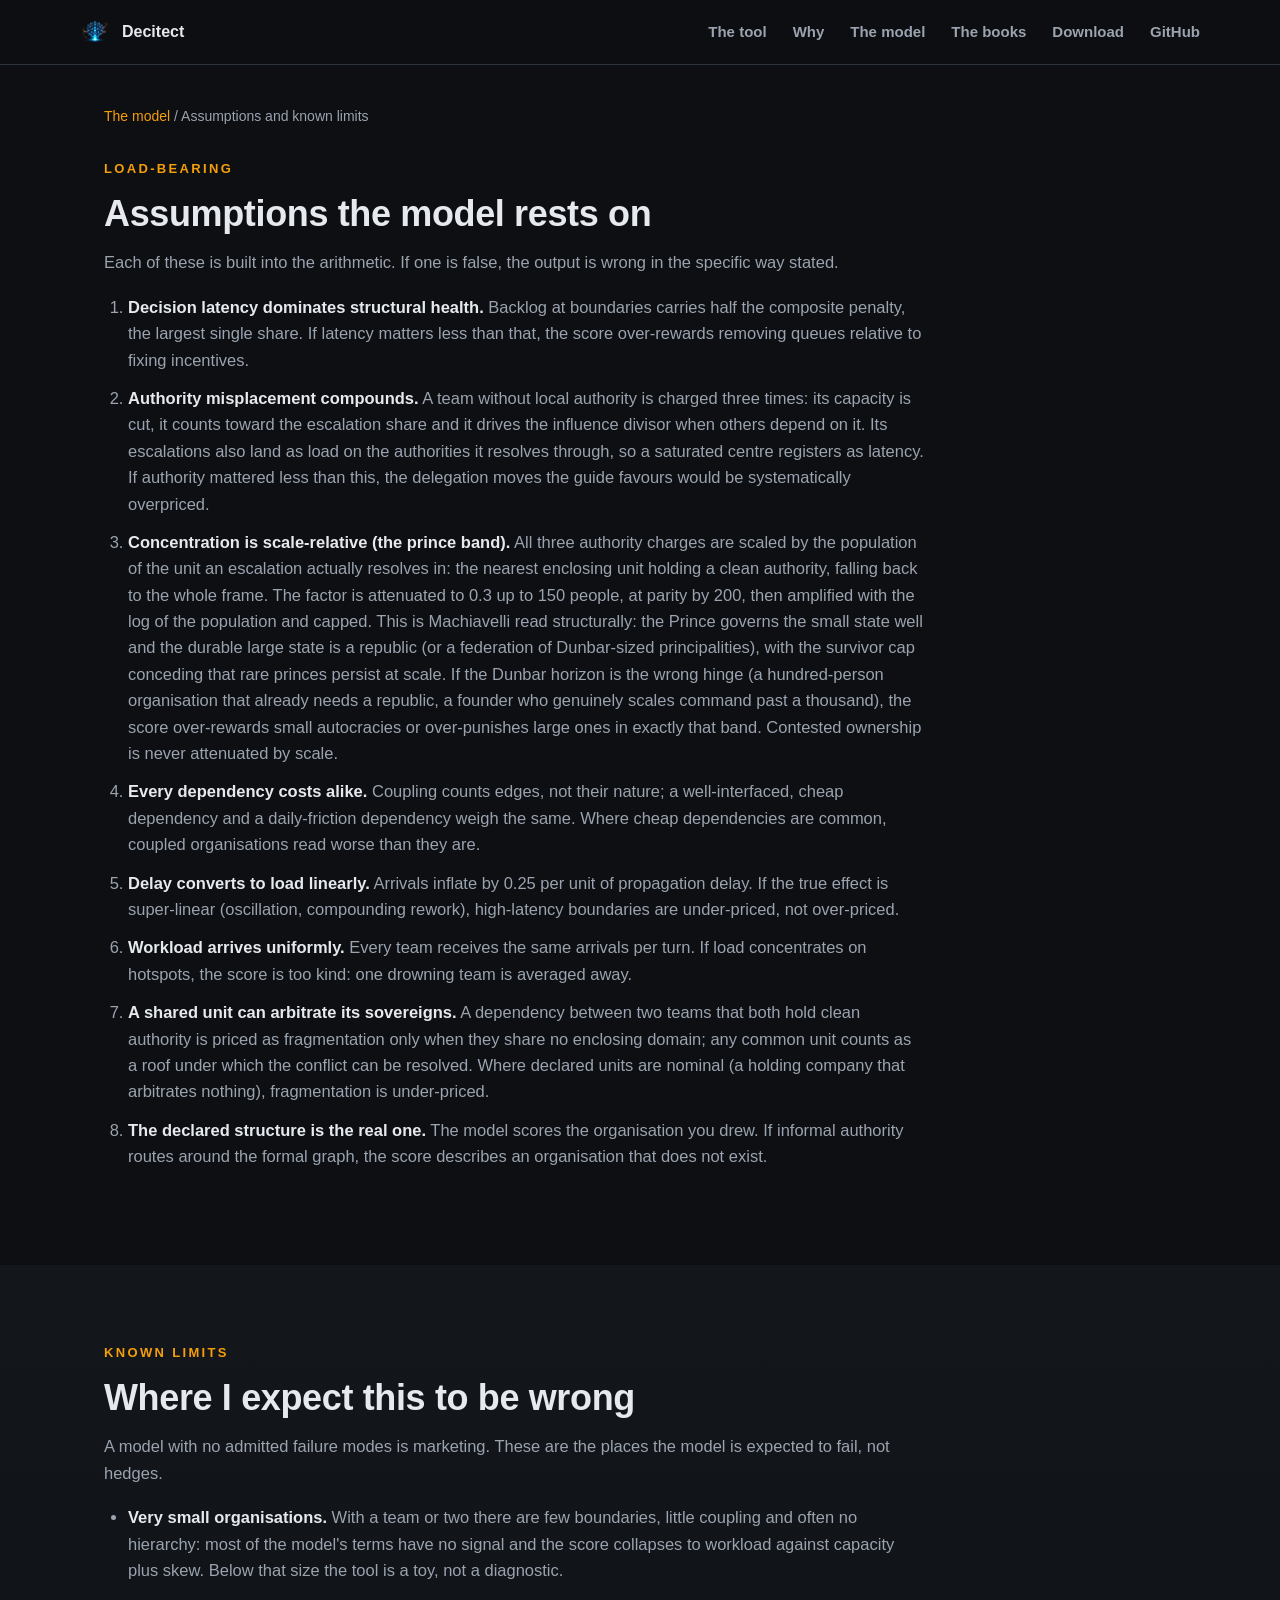
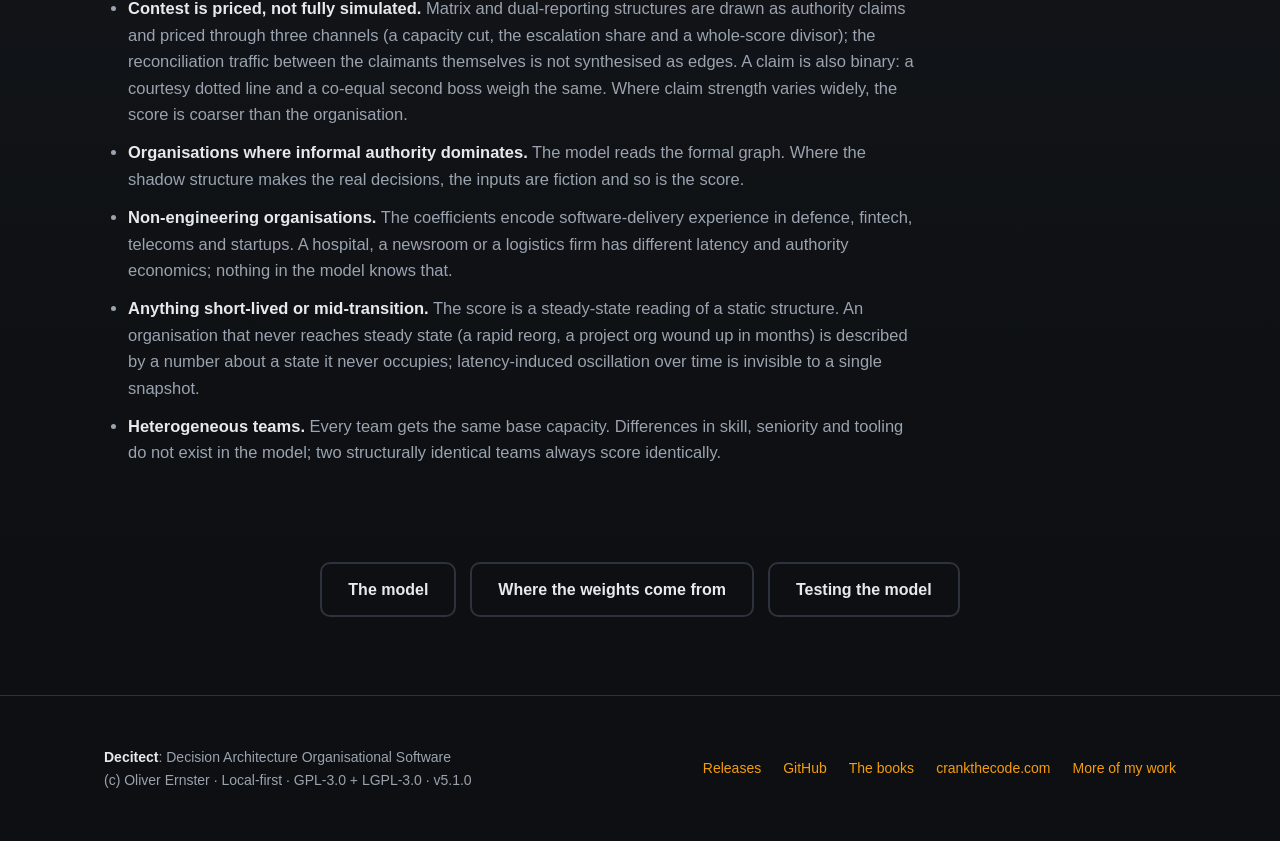
<file: docs/assumptions.html>
<!DOCTYPE html>
<html lang="en">
<head>
<meta charset="utf-8">
<meta name="viewport" content="width=device-width, initial-scale=1">
<title>Decitect's assumptions and known limits</title>
<meta name="description" content="The assumptions built into Decitect's arithmetic (each with the way the output is wrong if it is false) and the places the model is expected to fail.">
<meta name="author" content="Oliver Ernster">
<meta name="robots" content="index, follow">
<meta name="theme-color" content="#0d0f12">
<link rel="canonical" href="https://decitect.com/assumptions.html">
<meta property="og:locale" content="en_GB">
<meta property="og:type" content="website">
<meta property="og:site_name" content="Decitect">
<meta property="og:title" content="Decitect's assumptions and known limits">
<meta property="og:description" content="The assumptions built into Decitect's arithmetic (each with the way the output is wrong if it is false) and the places the model is expected to fail.">
<meta property="og:url" content="https://decitect.com/assumptions.html">
<meta property="og:image" content="https://decitect.com/assets/screenshots/play-board.png">
<meta property="og:image:width" content="3439">
<meta property="og:image:height" content="1389">
<meta property="og:image:alt" content="The Decitect board scoring an organisation&#x27;s structure">
<meta name="twitter:card" content="summary_large_image">
<meta name="twitter:title" content="Decitect's assumptions and known limits">
<meta name="twitter:description" content="The assumptions built into Decitect's arithmetic (each with the way the output is wrong if it is false) and the places the model is expected to fail.">
<meta name="twitter:image" content="https://decitect.com/assets/screenshots/play-board.png">
<meta name="twitter:image:alt" content="The Decitect board scoring an organisation&#x27;s structure">
<link rel="icon" type="image/png" href="assets/decitect.png">
<link rel="apple-touch-icon" href="assets/apple-touch-icon.png">
<link rel="manifest" href="site.webmanifest">
<link rel="stylesheet" href="styles.css?v=d6adc8a072">
<script type="application/ld+json">{"@context": "https://schema.org", "@type": "BreadcrumbList", "itemListElement": [{"@type": "ListItem", "position": 1, "name": "Decitect", "item": "https://decitect.com/"}, {"@type": "ListItem", "position": 2, "name": "The model", "item": "https://decitect.com/model.html"}, {"@type": "ListItem", "position": 3, "name": "Decitect's assumptions and known limits", "item": "https://decitect.com/assumptions.html"}]}</script>
<script>window.goatcounter = {path: function (p) { return location.host + p }}</script>
<script data-goatcounter="https://oernster.goatcounter.com/count" async src="https://gc.zgo.at/count.js"></script>
</head>
<body>
<header class="nav">
  <div class="container nav-inner">
    <a class="brand" href="./">
      <img width="256" height="256" src="assets/decitect.png" alt="Decitect icon">Decitect</a>
    <nav class="nav-links">
      <a href="tool.html">The tool</a>
      <a href="why.html">Why</a>
      <a href="model.html">The model</a>
      <a href="./#books">The books</a>
      <a href="download.html">Download</a>
      <a href="https://github.com/oernster/Decitect">GitHub</a>
    </nav>
  </div>
</header>
<main>
  <div class="container crumb">
    <a href="model.html">The model</a> <span aria-hidden="true">/</span> Assumptions and known limits
  </div>
  <section id="assumptions">
    <div class="container prose">
      <div class="eyebrow">Load-bearing</div>
      <h1 class="section-title">Assumptions the model rests on</h1>
      <p>Each of these is built into the arithmetic. If one is false, the output is wrong in the
        specific way stated.</p>
      <ol>
        <li><b>Decision latency dominates structural health.</b> Backlog at boundaries carries
          half the composite penalty, the largest single share. If latency matters less than
          that, the score over-rewards removing queues relative to fixing incentives.</li>
        <li><b>Authority misplacement compounds.</b> A team without local authority is charged
          three times: its capacity is cut, it counts toward the escalation share and it drives
          the influence divisor when others depend on it. Its escalations also land as load on
          the authorities it resolves through, so a saturated centre registers as latency. If
          authority mattered less than this, the delegation moves the guide favours would be
          systematically overpriced.</li>
        <li><b>Concentration is scale-relative (the prince band).</b> All three authority
          charges are scaled by the population of the unit an escalation actually resolves in:
          the nearest enclosing unit holding a clean authority, falling back to the whole frame.
          The factor is attenuated to 0.3 up to 150 people, at parity by 200, then amplified
          with the log of the population and capped. This is Machiavelli read structurally: the
          Prince governs the small state well and the durable large state is a republic (or a
          federation of Dunbar-sized principalities), with the survivor cap conceding that rare
          princes persist at scale. If the Dunbar horizon is the wrong hinge (a hundred-person
          organisation that already needs a republic, a founder who genuinely scales command
          past a thousand), the score over-rewards small autocracies or over-punishes large
          ones in exactly that band. Contested ownership is never attenuated by scale.</li>
        <li><b>Every dependency costs alike.</b> Coupling counts edges, not their nature; a
          well-interfaced, cheap dependency and a daily-friction dependency weigh the same. Where
          cheap dependencies are common, coupled organisations read worse than they are.</li>
        <li><b>Delay converts to load linearly.</b> Arrivals inflate by 0.25 per unit of
          propagation delay. If the true effect is super-linear (oscillation, compounding rework),
          high-latency boundaries are under-priced, not over-priced.</li>
        <li><b>Workload arrives uniformly.</b> Every team receives the same arrivals per turn. If
          load concentrates on hotspots, the score is too kind: one drowning team is averaged
          away.</li>
        <li><b>A shared unit can arbitrate its sovereigns.</b> A dependency between two teams
          that both hold clean authority is priced as fragmentation only when they share no
          enclosing domain; any common unit counts as a roof under which the conflict can be
          resolved. Where declared units are nominal (a holding company that arbitrates
          nothing), fragmentation is under-priced.</li>
        <li><b>The declared structure is the real one.</b> The model scores the organisation you
          drew. If informal authority routes around the formal graph, the score describes an
          organisation that does not exist.</li>
      </ol>
    </div>
  </section>
  <section id="wrong" class="alt">
    <div class="container prose">
      <div class="eyebrow">Known limits</div>
      <h2 class="section-title">Where I expect this to be wrong</h2>
      <p>A model with no admitted failure modes is marketing. These are the places the model is
        expected to fail, not hedges.</p>
      <ul>
        <li><b>Very small organisations.</b> With a team or two there are few boundaries, little
          coupling and often no hierarchy: most of the model's terms have no signal and the score
          collapses to workload against capacity plus skew. Below that size the tool is a toy, not
          a diagnostic.</li>
        <li><b>Contest is priced, not fully simulated.</b> Matrix and dual-reporting structures
          are drawn as authority claims and priced through three channels (a capacity cut, the
          escalation share and a whole-score divisor); the reconciliation traffic between the
          claimants themselves is not synthesised as edges. A claim is also binary: a courtesy
          dotted line and a co-equal second boss weigh the same. Where claim strength varies
          widely, the score is coarser than the organisation.</li>
        <li><b>Organisations where informal authority dominates.</b> The model reads the formal
          graph. Where the shadow structure makes the real decisions, the inputs are fiction and
          so is the score.</li>
        <li><b>Non-engineering organisations.</b> The coefficients encode software-delivery
          experience in defence, fintech, telecoms and startups. A hospital, a newsroom or a
          logistics firm has different latency and authority economics; nothing in the model knows
          that.</li>
        <li><b>Anything short-lived or mid-transition.</b> The score is a steady-state reading of
          a static structure. An organisation that never reaches steady state (a rapid reorg, a
          project org wound up in months) is described by a number about a state it never
          occupies; latency-induced oscillation over time is invisible to a single
          snapshot.</li>
        <li><b>Heterogeneous teams.</b> Every team gets the same base capacity. Differences in
          skill, seniority and tooling do not exist in the model; two structurally identical teams
          always score identically.</li>
      </ul>
    </div>
  </section>
  <section class="onward">
    <div class="container">
      <p class="onward-links">
        <a class="btn btn-ghost" href="model.html">The model</a>
        <a class="btn btn-ghost" href="weights.html">Where the weights come from</a>
        <a class="btn btn-ghost" href="testing.html">Testing the model</a>
      </p>
    </div>
  </section>
</main>
<footer>
  <div class="container footer-inner">
    <div>
      <strong>Decitect</strong>: Decision Architecture Organisational Software<br>
      (c) Oliver Ernster · Local-first · GPL-3.0 + LGPL-3.0 · v<!--VERSION-->5.1.0<!--/VERSION-->
    </div>
    <div class="footer-links">
      <a href="https://github.com/oernster/Decitect/releases">Releases</a>
      <a href="https://github.com/oernster/Decitect">GitHub</a>
      <a href="https://www.crankthecode.com/books">The books</a>
      <a href="https://www.crankthecode.com/">crankthecode.com</a>
      <a href="https://ernster.dev">More of my work</a>
    </div>
  </div>
</footer>
</body>
</html>
</file>
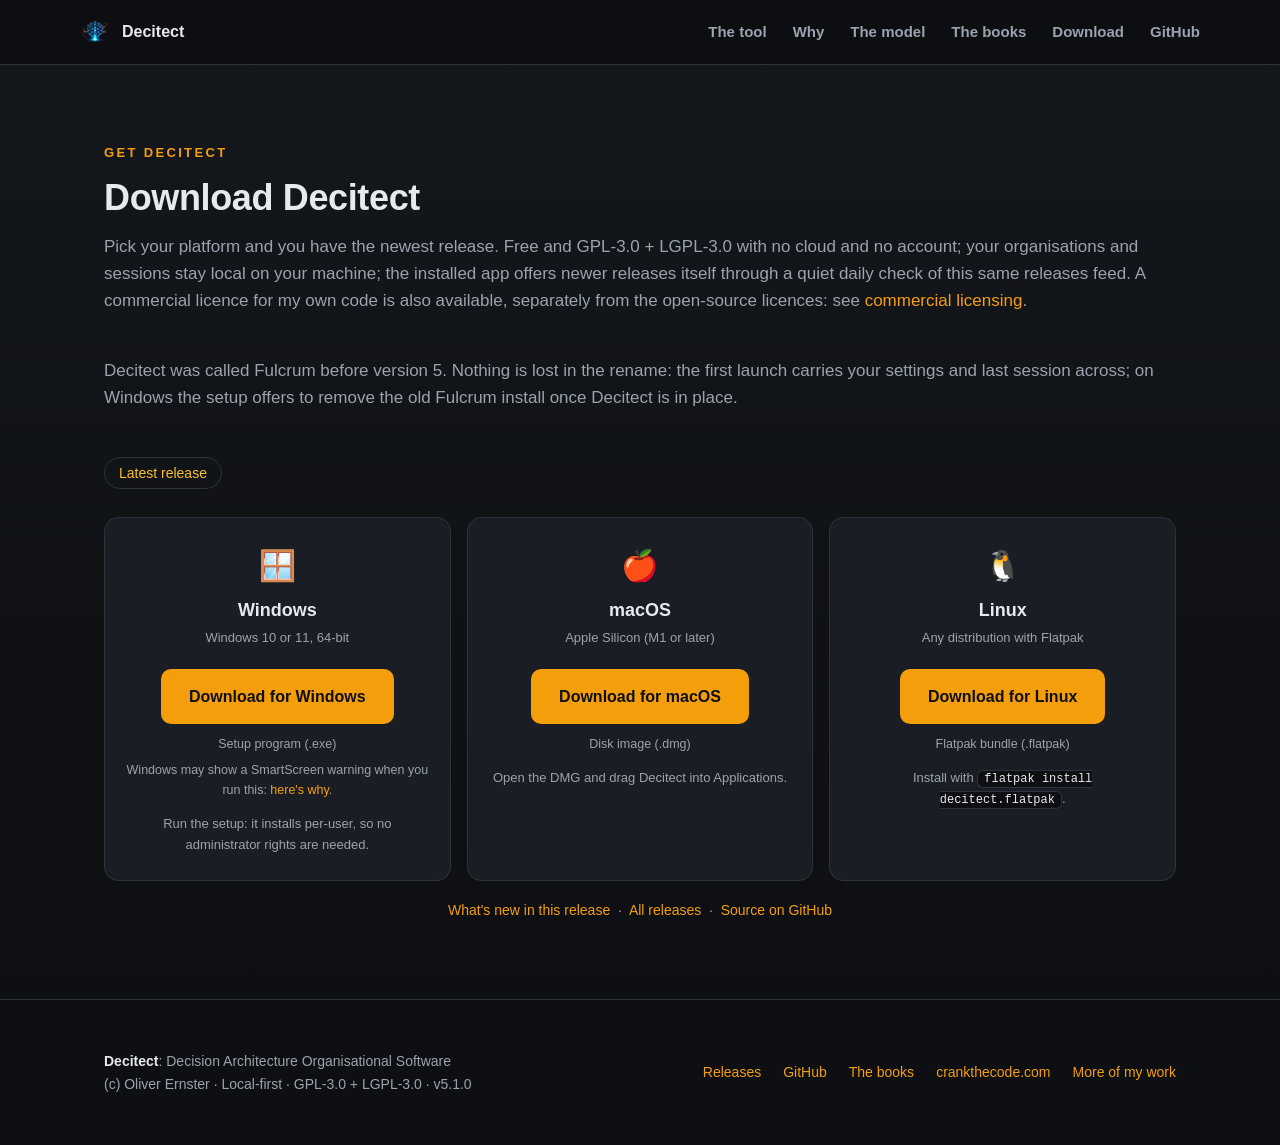
<file: docs/download.html>
<!DOCTYPE html>
<html lang="en">
<head>
<meta charset="utf-8">
<meta name="viewport" content="width=device-width, initial-scale=1">
<title>Download Decitect for Windows, macOS or Linux</title>
<meta name="description" content="Download Decitect free for Windows, macOS (Apple Silicon) or Linux. Local-first organisational design software: no cloud, no account, open source.">
<meta name="author" content="Oliver Ernster">
<meta name="robots" content="index, follow">
<meta name="theme-color" content="#0d0f12">
<link rel="canonical" href="https://decitect.com/download.html">
<meta property="og:locale" content="en_GB">
<meta property="og:type" content="website">
<meta property="og:site_name" content="Decitect">
<meta property="og:title" content="Download Decitect for Windows, macOS or Linux">
<meta property="og:description" content="Download Decitect free for Windows, macOS (Apple Silicon) or Linux. Local-first organisational design software: no cloud, no account, open source.">
<meta property="og:url" content="https://decitect.com/download.html">
<meta property="og:image" content="https://decitect.com/assets/screenshots/play-board.png">
<meta property="og:image:width" content="3439">
<meta property="og:image:height" content="1389">
<meta property="og:image:alt" content="The Decitect board scoring an organisation&#x27;s structure">
<meta name="twitter:card" content="summary_large_image">
<meta name="twitter:title" content="Download Decitect for Windows, macOS or Linux">
<meta name="twitter:description" content="Download Decitect free for Windows, macOS (Apple Silicon) or Linux. Local-first organisational design software: no cloud, no account, open source.">
<meta name="twitter:image" content="https://decitect.com/assets/screenshots/play-board.png">
<meta name="twitter:image:alt" content="The Decitect board scoring an organisation&#x27;s structure">
<link rel="icon" type="image/png" href="assets/decitect.png">
<link rel="apple-touch-icon" href="assets/apple-touch-icon.png">
<link rel="manifest" href="site.webmanifest">
<link rel="stylesheet" href="styles.css?v=d6adc8a072">
<script type="application/ld+json">{"@context": "https://schema.org", "@type": "BreadcrumbList", "itemListElement": [{"@type": "ListItem", "position": 1, "name": "Decitect", "item": "https://decitect.com/"}, {"@type": "ListItem", "position": 2, "name": "Download Decitect for Windows, macOS or Linux", "item": "https://decitect.com/download.html"}]}</script>
<script>window.goatcounter = {path: function (p) { return location.host + p }}</script>
<script data-goatcounter="https://oernster.goatcounter.com/count" async src="https://gc.zgo.at/count.js"></script>
</head>
<body>
<header class="nav">
  <div class="container nav-inner">
    <a class="brand" href="./">
      <img width="256" height="256" src="assets/decitect.png" alt="Decitect icon">Decitect</a>
    <nav class="nav-links">
      <a href="tool.html">The tool</a>
      <a href="why.html">Why</a>
      <a href="model.html">The model</a>
      <a href="./#books">The books</a>
      <a href="download.html">Download</a>
      <a href="https://github.com/oernster/Decitect">GitHub</a>
    </nav>
  </div>
</header>
<main>
  <section id="download" class="alt">
    <div class="container">
      <div class="eyebrow">Get Decitect</div>
      <h1 class="section-title">Download Decitect</h1>
      <p class="section-sub">Pick your platform and you have the newest release. Free and
        GPL-3.0 + LGPL-3.0 with no cloud and no account; your organisations and sessions stay
        local on your machine; the installed app offers newer releases itself through a
        quiet daily check of this same releases feed.
        A commercial licence for my own code is also available, separately from the open-source licences: see <a href="https://ernster.dev/commercial-licensing.html">commercial licensing</a>.</p>
      <p class="section-sub">Decitect was called Fulcrum before version 5. Nothing is lost
        in the rename: the first launch carries your settings and last session across; on
        Windows the setup offers to remove the old Fulcrum install once Decitect is in place.</p>
      <span class="dl-version" id="dl-version">Latest release</span>
      <div class="downloads">
        <div class="dl-card">
          <div class="ico">🪟</div>
          <h3>Windows</h3>
          <p class="req">Windows 10 or 11, 64-bit</p>
          <a class="btn btn-primary" href="https://github.com/oernster/Decitect/releases/latest/download/DecitectSetup.exe">
            Download for Windows</a>
          <p class="meta" data-asset="DecitectSetup.exe">Setup program (.exe)</p>
          <p class="meta">Windows may show a SmartScreen warning when you run this: <a href="https://ernster.dev/windows-smartscreen.html">here's why</a>.</p>
          <p class="how">Run the setup: it installs per-user, so no administrator rights are needed.</p>
        </div>
        <div class="dl-card">
          <div class="ico">🍎</div>
          <h3>macOS</h3>
          <p class="req">Apple Silicon (M1 or later)</p>
          <a class="btn btn-primary" href="https://github.com/oernster/Decitect/releases/latest/download/decitect.dmg">
            Download for macOS</a>
          <p class="meta" data-asset="decitect.dmg">Disk image (.dmg)</p>
          <p class="how">Open the DMG and drag Decitect into Applications.</p>
        </div>
        <div class="dl-card">
          <div class="ico">🐧</div>
          <h3>Linux</h3>
          <p class="req">Any distribution with Flatpak</p>
          <a class="btn btn-primary" href="https://github.com/oernster/Decitect/releases/latest/download/decitect.flatpak">
            Download for Linux</a>
          <p class="meta" data-asset="decitect.flatpak">Flatpak bundle (.flatpak)</p>
          <p class="how">Install with <code>flatpak install decitect.flatpak</code>.</p>
        </div>
      </div>
      <p class="dl-links">
        <a id="dl-whats-new" href="https://github.com/oernster/Decitect/releases/latest">What's new in this release</a>
        &nbsp;·&nbsp;
        <a href="https://github.com/oernster/Decitect/releases">All releases</a>
        &nbsp;·&nbsp;
        <a href="https://github.com/oernster/Decitect">Source on GitHub</a>
      </p>
    </div>
  </section>
</main>
<footer>
  <div class="container footer-inner">
    <div>
      <strong>Decitect</strong>: Decision Architecture Organisational Software<br>
      (c) Oliver Ernster · Local-first · GPL-3.0 + LGPL-3.0 · v<!--VERSION-->5.1.0<!--/VERSION-->
    </div>
    <div class="footer-links">
      <a href="https://github.com/oernster/Decitect/releases">Releases</a>
      <a href="https://github.com/oernster/Decitect">GitHub</a>
      <a href="https://www.crankthecode.com/books">The books</a>
      <a href="https://www.crankthecode.com/">crankthecode.com</a>
      <a href="https://ernster.dev">More of my work</a>
    </div>
  </div>
</footer>
<script>
    // The download buttons never go stale: each points at GitHub's releases/latest/download
    // redirect, which always serves the newest release's asset (the asset names are version-free
    // by design). This script only decorates the page with live details: the version chip and
    // each installer's size, fetched from the GitHub API. If the call fails
    // (offline, rate-limited), the static text above stands on its own.
    (function () {
        var api = 'https://api.github.com/repos/oernster/Decitect/releases/latest';
        fetch(api).then(function (r) {
            if (!r.ok) { throw new Error('release lookup failed'); }
            return r.json();
        }).then(function (rel) {
            var version = (rel.tag_name || '').replace(/^v/, '');
            if (version) {
                document.getElementById('dl-version').textContent = 'Version ' + version;
            }
            if (rel.html_url) {
                document.getElementById('dl-whats-new').href = rel.html_url;
            }
            (rel.assets || []).forEach(function (asset) {
                var meta = document.querySelector('[data-asset="' + asset.name + '"]');
                if (meta && asset.size) {
                    var mb = (asset.size / (1024 * 1024)).toFixed(1);
                    meta.textContent = meta.textContent + ' · ' + mb + ' MB';
                }
            });
        }).catch(function () { /* The static page already says everything essential. */ });
    })();
</script>
</body>
</html>
</file>
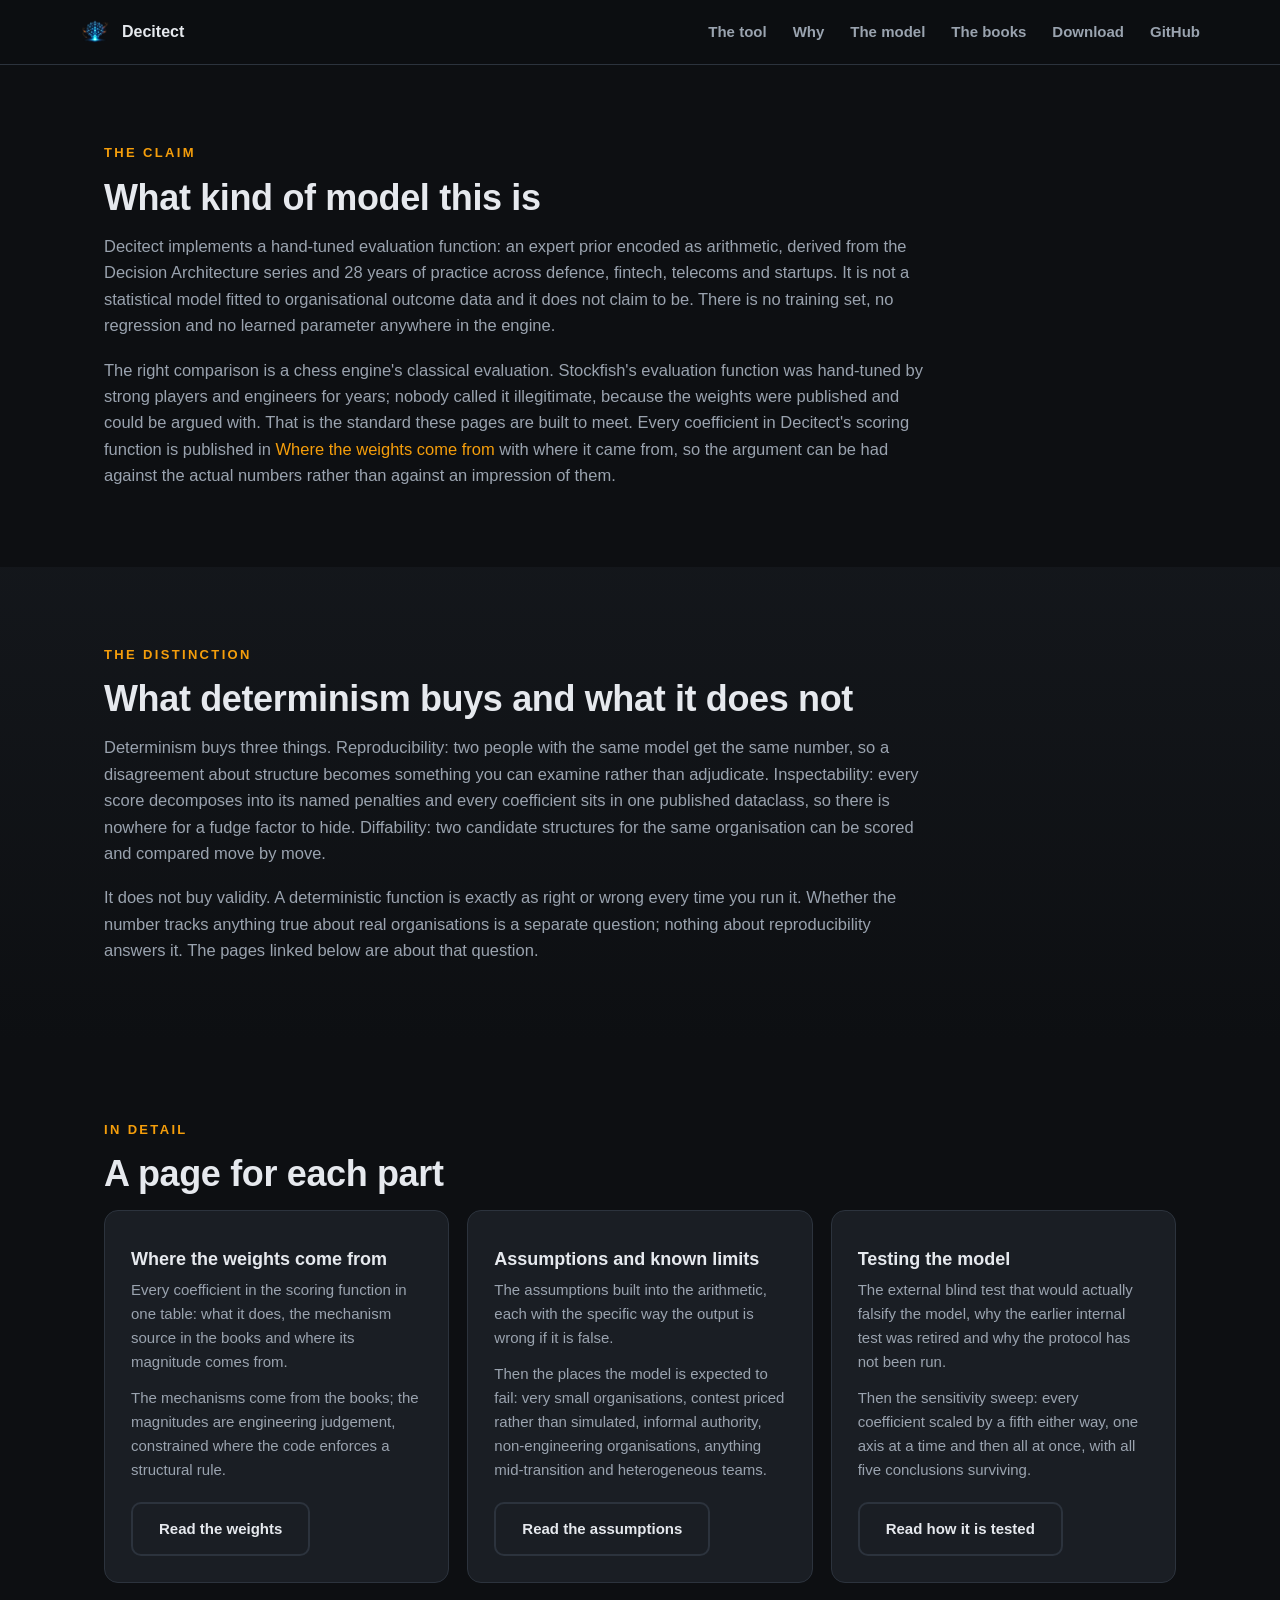
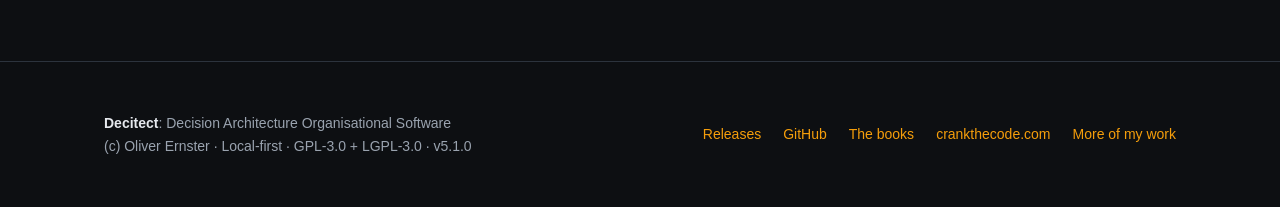
<file: docs/model.html>
<!DOCTYPE html>
<html lang="en">
<head>
<meta charset="utf-8">
<meta name="viewport" content="width=device-width, initial-scale=1">
<title>What grounds Decitect's score: the model explained</title>
<meta name="description" content="A hand-tuned evaluation function, not a fitted model: every coefficient published, what determinism buys and what it does not.">
<meta name="author" content="Oliver Ernster">
<meta name="robots" content="index, follow">
<meta name="theme-color" content="#0d0f12">
<link rel="canonical" href="https://decitect.com/model.html">
<meta property="og:locale" content="en_GB">
<meta property="og:type" content="website">
<meta property="og:site_name" content="Decitect">
<meta property="og:title" content="What grounds Decitect's score: the model explained">
<meta property="og:description" content="A hand-tuned evaluation function, not a fitted model: every coefficient published, what determinism buys and what it does not.">
<meta property="og:url" content="https://decitect.com/model.html">
<meta property="og:image" content="https://decitect.com/assets/screenshots/play-board.png">
<meta property="og:image:width" content="3439">
<meta property="og:image:height" content="1389">
<meta property="og:image:alt" content="The Decitect board scoring an organisation&#x27;s structure">
<meta name="twitter:card" content="summary_large_image">
<meta name="twitter:title" content="What grounds Decitect's score: the model explained">
<meta name="twitter:description" content="A hand-tuned evaluation function, not a fitted model: every coefficient published, what determinism buys and what it does not.">
<meta name="twitter:image" content="https://decitect.com/assets/screenshots/play-board.png">
<meta name="twitter:image:alt" content="The Decitect board scoring an organisation&#x27;s structure">
<link rel="icon" type="image/png" href="assets/decitect.png">
<link rel="apple-touch-icon" href="assets/apple-touch-icon.png">
<link rel="manifest" href="site.webmanifest">
<link rel="stylesheet" href="styles.css?v=d6adc8a072">
<script type="application/ld+json">{"@context": "https://schema.org", "@type": "BreadcrumbList", "itemListElement": [{"@type": "ListItem", "position": 1, "name": "Decitect", "item": "https://decitect.com/"}, {"@type": "ListItem", "position": 2, "name": "What grounds Decitect's score: the model explained", "item": "https://decitect.com/model.html"}]}</script>
<script>window.goatcounter = {path: function (p) { return location.host + p }}</script>
<script data-goatcounter="https://oernster.goatcounter.com/count" async src="https://gc.zgo.at/count.js"></script>
</head>
<body>
<header class="nav">
  <div class="container nav-inner">
    <a class="brand" href="./">
      <img width="256" height="256" src="assets/decitect.png" alt="Decitect icon">Decitect</a>
    <nav class="nav-links">
      <a href="tool.html">The tool</a>
      <a href="why.html">Why</a>
      <a href="model.html">The model</a>
      <a href="./#books">The books</a>
      <a href="download.html">Download</a>
      <a href="https://github.com/oernster/Decitect">GitHub</a>
    </nav>
  </div>
</header>
<main>
  <section id="kind">
    <div class="container prose">
      <div class="eyebrow">The claim</div>
      <h1 class="section-title">What kind of model this is</h1>
      <p>Decitect implements a hand-tuned evaluation function: an expert prior encoded as
        arithmetic, derived from the Decision Architecture series and 28 years of practice across
        defence, fintech, telecoms and startups. It is not a statistical model fitted to
        organisational outcome data and it does not claim to be. There is no training set, no
        regression and no learned parameter anywhere in the engine.</p>
      <p>The right comparison is a chess engine's classical evaluation. Stockfish's evaluation
        function was hand-tuned by strong players and engineers for years; nobody called it
        illegitimate, because the weights were published and could be argued with. That is the
        standard these pages are built to meet. Every coefficient in Decitect's scoring function is
        published in <a href="weights.html">Where the weights come from</a> with where it came from, so the argument can be had against the actual
        numbers rather than against an impression of them.</p>
    </div>
  </section>
  <section id="determinism" class="alt">
    <div class="container prose">
      <div class="eyebrow">The distinction</div>
      <h2 class="section-title">What determinism buys and what it does not</h2>
      <p>Determinism buys three things. Reproducibility: two people with the same model get the
        same number, so a disagreement about structure becomes something you can examine rather
        than adjudicate. Inspectability: every score decomposes into its named penalties and every
        coefficient sits in one published dataclass, so there is nowhere for a fudge factor to
        hide. Diffability: two candidate structures for the same organisation can be scored and
        compared move by move.</p>
      <p>It does not buy validity. A deterministic function is exactly as right or wrong every
        time you run it. Whether the number tracks anything true about real organisations is a
        separate question; nothing about reproducibility answers it. The pages linked
        below are about that question.</p>
    </div>
  </section>
  <section>
    <div class="container">
      <div class="eyebrow">In detail</div>
      <h2 class="section-title">A page for each part</h2>
      <div class="features gateways">
        <div class="feature card-link">
          <h3>Where the weights come from</h3>
          <p>Every coefficient in the scoring function in one table: what it does, the mechanism source in the books and where its magnitude comes from.</p>
          <p>The mechanisms come from the books; the magnitudes are engineering judgement, constrained where the code enforces a structural rule.</p>
          <p class="feat-cta"><a class="btn btn-ghost stretched" href="weights.html">Read the weights</a></p>
        </div>
        <div class="feature card-link">
          <h3>Assumptions and known limits</h3>
          <p>The assumptions built into the arithmetic, each with the specific way the output is wrong if it is false.</p>
          <p>Then the places the model is expected to fail: very small organisations, contest priced rather than simulated, informal authority, non-engineering organisations, anything mid-transition and heterogeneous teams.</p>
          <p class="feat-cta"><a class="btn btn-ghost stretched" href="assumptions.html">Read the assumptions</a></p>
        </div>
        <div class="feature card-link">
          <h3>Testing the model</h3>
          <p>The external blind test that would actually falsify the model, why the earlier internal test was retired and why the protocol has not been run.</p>
          <p>Then the sensitivity sweep: every coefficient scaled by a fifth either way, one axis at a time and then all at once, with all five conclusions surviving.</p>
          <p class="feat-cta"><a class="btn btn-ghost stretched" href="testing.html">Read how it is tested</a></p>
        </div>
      </div>
    </div>
  </section>
</main>
<footer>
  <div class="container footer-inner">
    <div>
      <strong>Decitect</strong>: Decision Architecture Organisational Software<br>
      (c) Oliver Ernster · Local-first · GPL-3.0 + LGPL-3.0 · v<!--VERSION-->5.1.0<!--/VERSION-->
    </div>
    <div class="footer-links">
      <a href="https://github.com/oernster/Decitect/releases">Releases</a>
      <a href="https://github.com/oernster/Decitect">GitHub</a>
      <a href="https://www.crankthecode.com/books">The books</a>
      <a href="https://www.crankthecode.com/">crankthecode.com</a>
      <a href="https://ernster.dev">More of my work</a>
    </div>
  </div>
</footer>
<script>
    // These sections now live on pages of their own. Old deep links
    // (bookmarks, shared URLs) land here first and hop across.
    (function () {
        var moved = {
            '#weights': 'weights.html#weights',
            '#assumptions': 'assumptions.html#assumptions',
            '#wrong': 'assumptions.html#wrong',
            '#falsify': 'testing.html#falsify',
            '#sensitivity': 'testing.html#sensitivity'
        };
        var target = moved[window.location.hash];
        if (target) { window.location.replace(target); }
    })();
</script>
</body>
</html>
</file>
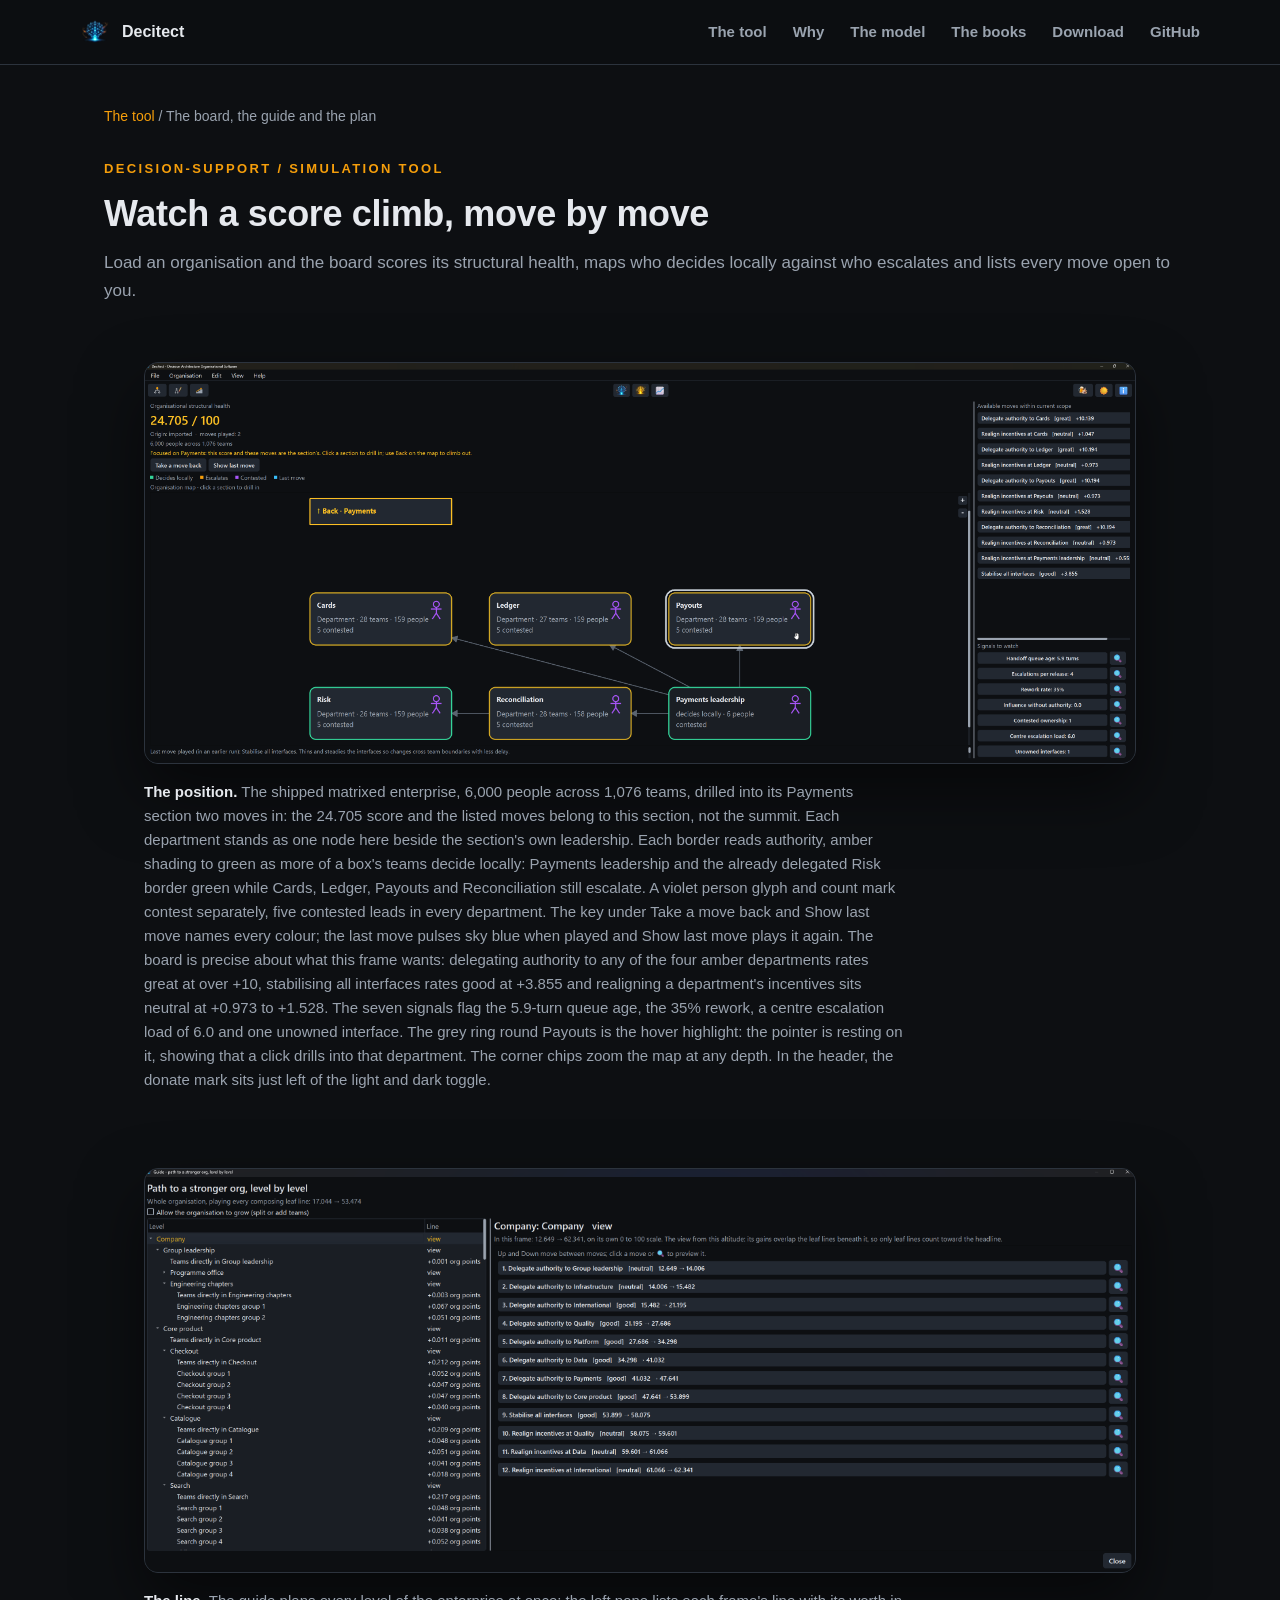
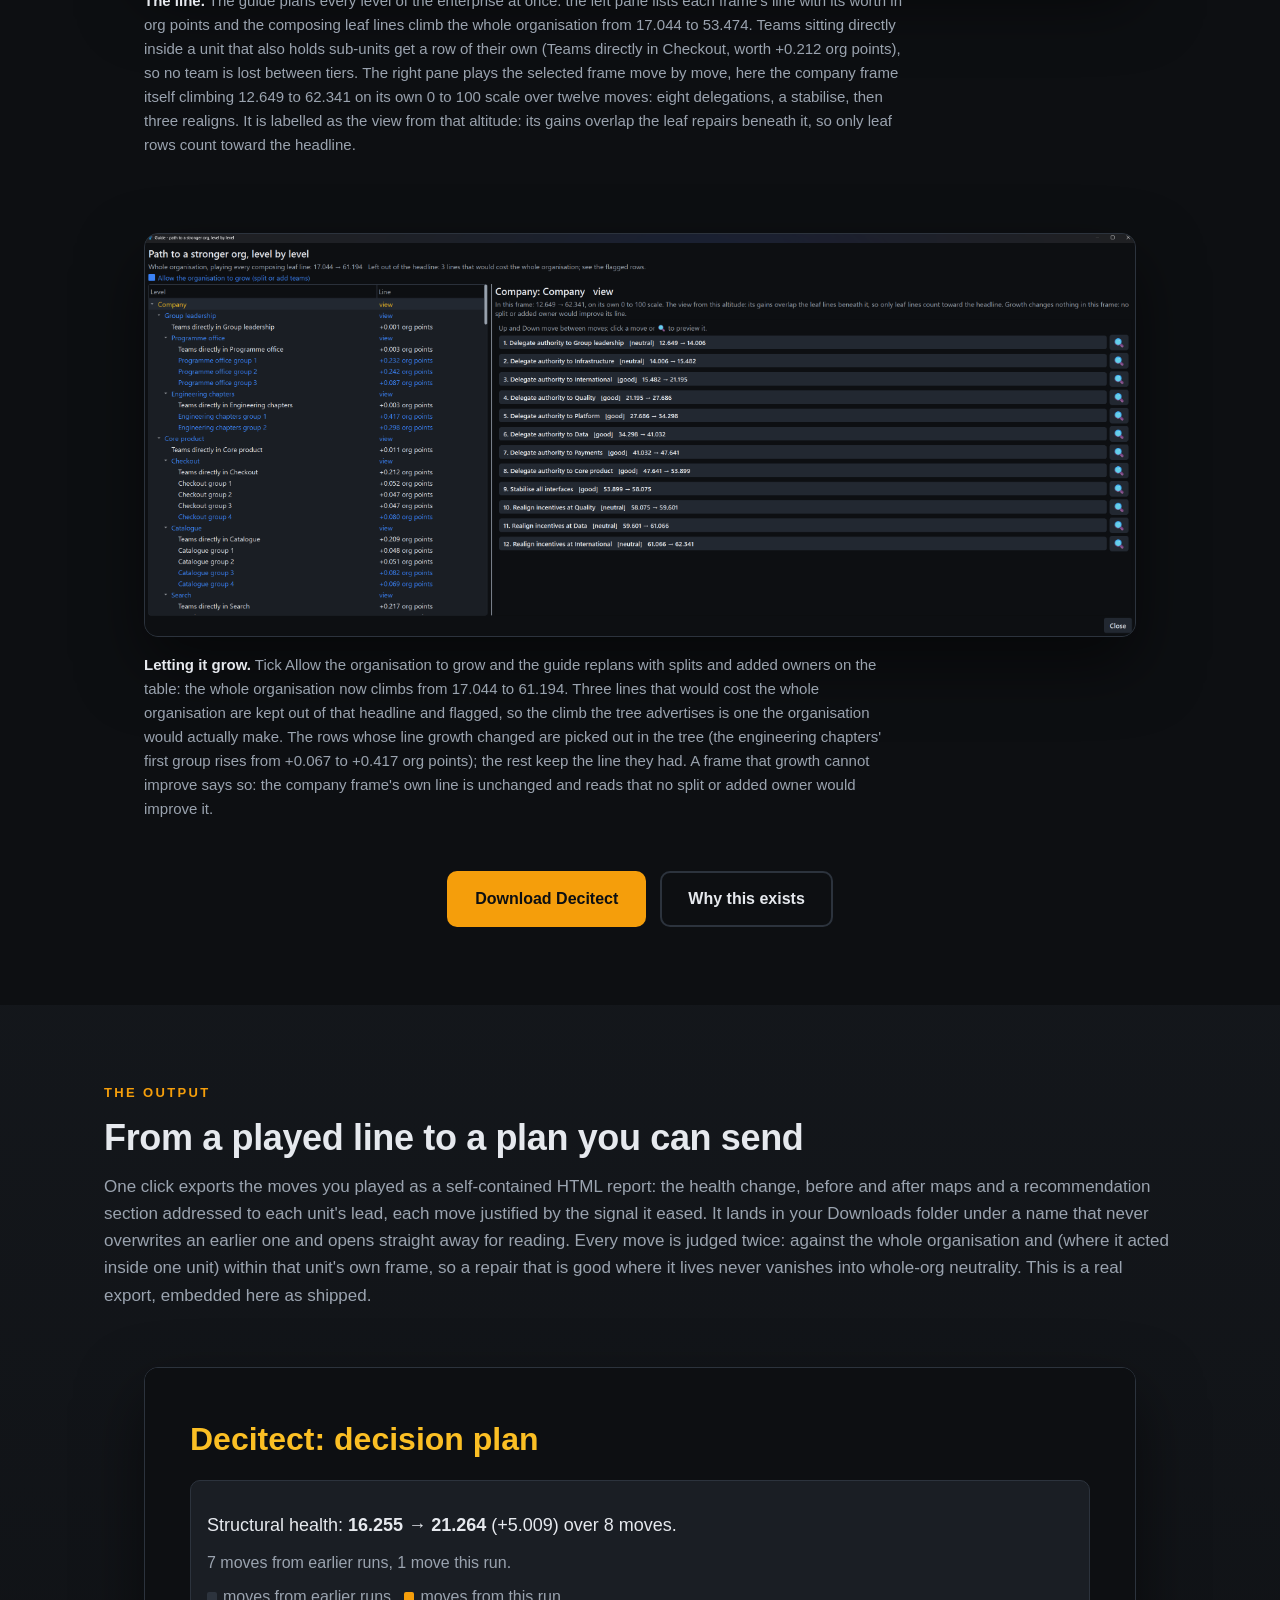
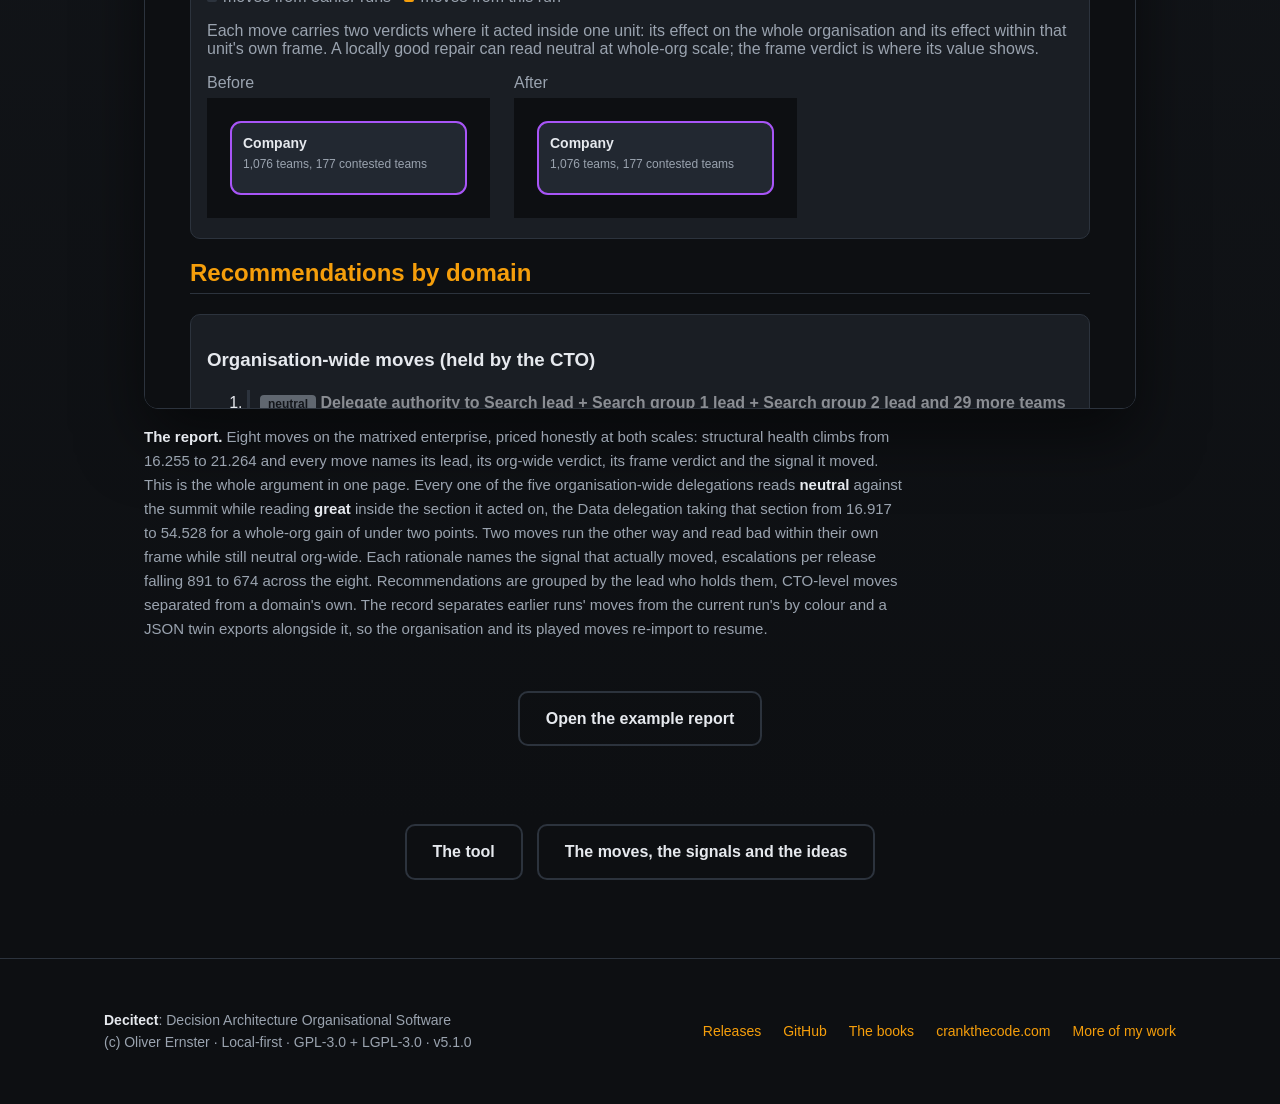
<file: docs/play.html>
<!DOCTYPE html>
<html lang="en">
<head>
<meta charset="utf-8">
<meta name="viewport" content="width=device-width, initial-scale=1">
<title>Decitect in action: the board, the guide and the plan</title>
<meta name="description" content="Decitect on a 6,000-person matrixed enterprise: the board scoring a section, the guide planning every level and the HTML report a played line exports to.">
<meta name="author" content="Oliver Ernster">
<meta name="robots" content="index, follow">
<meta name="theme-color" content="#0d0f12">
<link rel="canonical" href="https://decitect.com/play.html">
<meta property="og:locale" content="en_GB">
<meta property="og:type" content="website">
<meta property="og:site_name" content="Decitect">
<meta property="og:title" content="Decitect in action: the board, the guide and the plan">
<meta property="og:description" content="Decitect on a 6,000-person matrixed enterprise: the board scoring a section, the guide planning every level and the HTML report a played line exports to.">
<meta property="og:url" content="https://decitect.com/play.html">
<meta property="og:image" content="https://decitect.com/assets/screenshots/play-board.png">
<meta property="og:image:width" content="3439">
<meta property="og:image:height" content="1389">
<meta property="og:image:alt" content="The Decitect board scoring an organisation&#x27;s structure">
<meta name="twitter:card" content="summary_large_image">
<meta name="twitter:title" content="Decitect in action: the board, the guide and the plan">
<meta name="twitter:description" content="Decitect on a 6,000-person matrixed enterprise: the board scoring a section, the guide planning every level and the HTML report a played line exports to.">
<meta name="twitter:image" content="https://decitect.com/assets/screenshots/play-board.png">
<meta name="twitter:image:alt" content="The Decitect board scoring an organisation&#x27;s structure">
<link rel="icon" type="image/png" href="assets/decitect.png">
<link rel="apple-touch-icon" href="assets/apple-touch-icon.png">
<link rel="manifest" href="site.webmanifest">
<link rel="stylesheet" href="styles.css?v=d6adc8a072">
<script type="application/ld+json">{"@context": "https://schema.org", "@type": "BreadcrumbList", "itemListElement": [{"@type": "ListItem", "position": 1, "name": "Decitect", "item": "https://decitect.com/"}, {"@type": "ListItem", "position": 2, "name": "The tool", "item": "https://decitect.com/tool.html"}, {"@type": "ListItem", "position": 3, "name": "Decitect in action: the board, the guide and the plan", "item": "https://decitect.com/play.html"}]}</script>
<script>window.goatcounter = {path: function (p) { return location.host + p }}</script>
<script data-goatcounter="https://oernster.goatcounter.com/count" async src="https://gc.zgo.at/count.js"></script>
</head>
<body>
<header class="nav">
  <div class="container nav-inner">
    <a class="brand" href="./">
      <img width="256" height="256" src="assets/decitect.png" alt="Decitect icon">Decitect</a>
    <nav class="nav-links">
      <a href="tool.html">The tool</a>
      <a href="why.html">Why</a>
      <a href="model.html">The model</a>
      <a href="./#books">The books</a>
      <a href="download.html">Download</a>
      <a href="https://github.com/oernster/Decitect">GitHub</a>
    </nav>
  </div>
</header>
<main>
  <div class="container crumb">
    <a href="tool.html">The tool</a> <span aria-hidden="true">/</span> The board, the guide and the plan
  </div>
  <section id="play">
    <div class="container">
      <div class="eyebrow">Decision-support / Simulation tool</div>
      <h1 class="section-title">Watch a score climb, move by move</h1>
      <p class="section-sub">Load an organisation and the board scores its
        structural health, maps who decides locally against who escalates and
        lists every move open to you.</p>
      <div class="shots">
        <figure class="shot">
          <div class="frame">
            <img width="3440" height="1391" loading="lazy" src="assets/screenshots/play-board.png" alt="The Decitect board drilled into the Payments section of the six-thousand-person enterprise: the delegated Risk department and Payments leadership bordered green, four amber departments each marked with a violet glyph and five contested leads, the colour key under the take-back buttons, the section's score, graded moves and signals">
          </div>
          <figcaption><b>The position.</b> The shipped matrixed enterprise,
            6,000 people across 1,076 teams, drilled into its Payments
            section two moves in: the 24.705 score and the listed moves
            belong to this section, not the summit. Each department stands
            as one node here beside the section's own leadership. Each
            border reads authority, amber shading to green as more of a
            box's teams decide locally: Payments leadership and the
            already delegated Risk border green while Cards, Ledger,
            Payouts and Reconciliation still escalate. A violet person glyph and
            count mark contest separately, five contested leads in every
            department. The key under Take a move back and Show last move
            names every colour; the last move pulses sky blue when played
            and Show last move plays it again. The board is precise about
            what this frame wants: delegating authority to any of the four
            amber departments rates great at over +10, stabilising all
            interfaces rates good at +3.855 and realigning a department's
            incentives sits neutral at +0.973 to +1.528. The seven signals
            flag the 5.9-turn queue age, the 35% rework, a centre
            escalation load of 6.0 and one unowned interface. The grey
            ring round Payouts is the hover highlight: the pointer is
            resting on it, showing that a click drills into that
            department. The corner chips zoom the map at any depth. In the header, the donate mark sits just left of the
            light and dark toggle.</figcaption>
        </figure>
        <figure class="shot">
          <div class="frame">
            <img width="2918" height="1187" loading="lazy" src="assets/screenshots/play-guide1.png" alt="The Decitect guide: the level tree beside the company frame's own line, every step priced from its before score to its after score">
          </div>
          <figcaption><b>The line.</b> The guide plans every level of the
            enterprise at once: the left pane lists each frame's line with
            its worth in org points and the composing leaf lines climb the
            whole organisation from 17.044 to 53.474. Teams sitting
            directly inside a unit that also holds sub-units get a row of
            their own (Teams directly in Checkout, worth +0.212 org points),
            so no team is lost between tiers. The right pane plays the
            selected frame move by move, here the company frame itself
            climbing 12.649 to 62.341 on its own 0 to 100 scale over twelve
            moves: eight delegations, a stabilise, then three realigns. It
            is labelled as the view from that altitude: its gains overlap
            the leaf repairs beneath it, so only leaf rows count toward the
            headline.</figcaption>
        </figure>
        <figure class="shot">
          <div class="frame">
            <img width="2920" height="1187" loading="lazy" src="assets/screenshots/play-guide2.png" alt="The Decitect guide with growth allowed: the whole organisation climbing 17.044 to 61.194, the rows growth changed picked out in the tree and the company frame noting that growth changes nothing there">
          </div>
          <figcaption><b>Letting it grow.</b> Tick Allow the organisation to
            grow and the guide replans with splits and added owners on the
            table: the whole organisation now climbs from 17.044 to 61.194.
            Three lines that would cost the whole organisation are kept out
            of that headline and flagged, so the climb the tree advertises
            is one the organisation would actually make. The rows whose line
            growth changed are picked out in the tree (the engineering
            chapters' first group rises from +0.067 to +0.417 org points);
            the rest keep the line they had. A frame that growth cannot
            improve says so: the company frame's own line is unchanged and
            reads that no split or added owner would improve
            it.</figcaption>
        </figure>
      </div>
      <div class="cta">
        <a class="btn btn-primary" href="download.html">Download Decitect</a>
        <a class="btn btn-ghost" href="why.html">Why this exists</a>
      </div>
    </div>
  </section>
  <section id="output" class="alt">
    <div class="container">
      <div class="eyebrow">The output</div>
      <h2 class="section-title">From a played line to a plan you can send</h2>
      <p class="section-sub">One click exports the moves you played as a
        self-contained HTML report: the health change, before and after maps
        and a recommendation section addressed to each unit's lead, each move
        justified by the signal it eased. It lands in your Downloads folder
        under a name that never overwrites an earlier one and opens straight
        away for reading. Every move is judged twice: against the whole
        organisation and (where it acted inside one unit) within that unit's
        own frame, so a repair that is good where it lives never vanishes
        into whole-org neutrality. This is a real export, embedded here as
        shipped.</p>
      <div class="shots">
        <figure class="shot">
          <div class="frame">
            <iframe src="assets/html/decitect-presentation.html"
                    title="An example Decitect plan export"
                    loading="lazy"
                    style="display:block;width:100%;height:640px;border:0;background:#0d0f12"></iframe>
          </div>
          <figcaption><b>The report.</b> Eight moves on the matrixed
            enterprise, priced honestly at both scales: structural health
            climbs from 16.255 to 21.264 and every move names its lead, its
            org-wide verdict, its frame verdict and the signal it moved.
            This is the whole argument in one page. Every one of the five
            organisation-wide delegations reads <b>neutral</b> against the
            summit while reading <b>great</b> inside the section it acted
            on, the Data delegation taking that section from 16.917 to
            54.528 for a whole-org gain of under two points. Two moves run
            the other way and read bad within their own frame while still
            neutral org-wide. Each rationale names the signal that actually
            moved, escalations per release falling 891 to 674 across the
            eight. Recommendations are grouped by the lead who holds them,
            CTO-level moves separated from a domain's own. The record
            separates earlier runs' moves from the current run's by colour
            and a JSON twin exports alongside it, so the organisation and
            its played moves re-import to resume.</figcaption>
        </figure>
      </div>
      <div class="cta">
        <a class="btn btn-ghost" href="assets/html/decitect-presentation.html" target="_blank" rel="noopener">Open the example report</a>
      </div>
    </div>
  </section>
  <section class="onward">
    <div class="container">
      <p class="onward-links">
        <a class="btn btn-ghost" href="tool.html">The tool</a>
        <a class="btn btn-ghost" href="vocabulary.html">The moves, the signals and the ideas</a>
      </p>
    </div>
  </section>
</main>
<footer>
  <div class="container footer-inner">
    <div>
      <strong>Decitect</strong>: Decision Architecture Organisational Software<br>
      (c) Oliver Ernster · Local-first · GPL-3.0 + LGPL-3.0 · v<!--VERSION-->5.1.0<!--/VERSION-->
    </div>
    <div class="footer-links">
      <a href="https://github.com/oernster/Decitect/releases">Releases</a>
      <a href="https://github.com/oernster/Decitect">GitHub</a>
      <a href="https://www.crankthecode.com/books">The books</a>
      <a href="https://www.crankthecode.com/">crankthecode.com</a>
      <a href="https://ernster.dev">More of my work</a>
    </div>
  </div>
</footer>
</body>
</html>
</file>
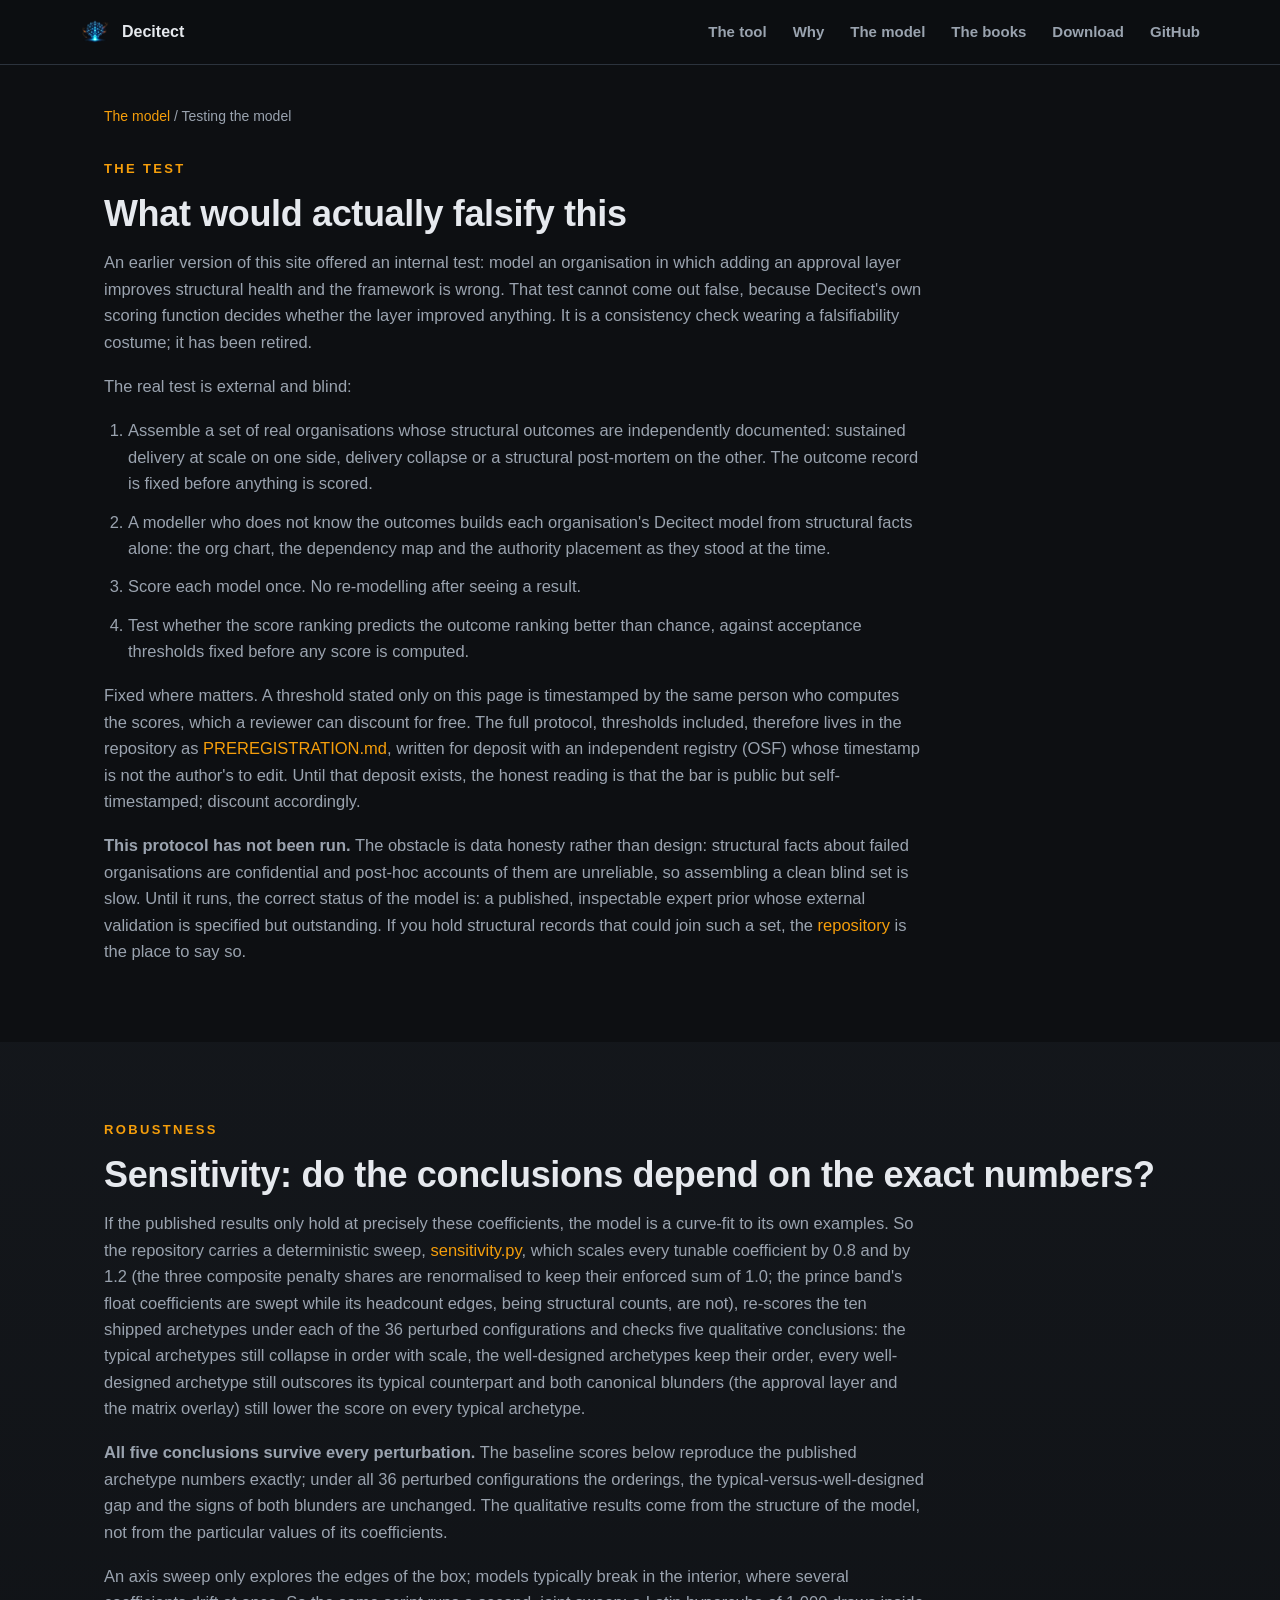
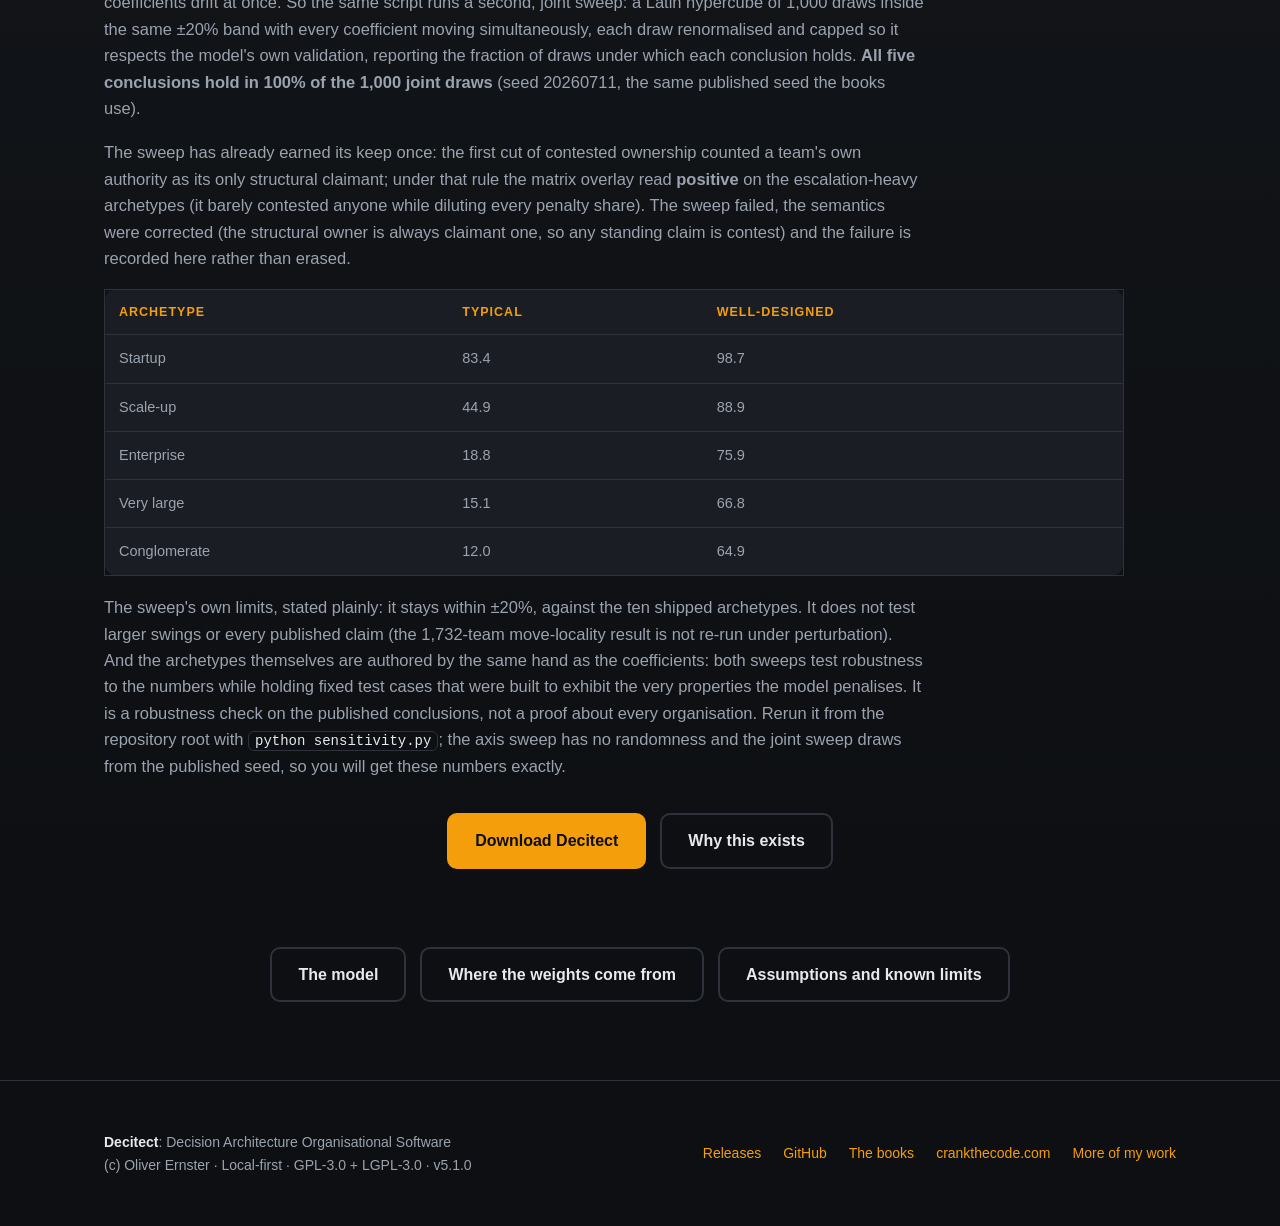
<file: docs/testing.html>
<!DOCTYPE html>
<html lang="en">
<head>
<meta charset="utf-8">
<meta name="viewport" content="width=device-width, initial-scale=1">
<title>Testing Decitect: falsification protocol and sensitivity</title>
<meta name="description" content="The blind external test that would falsify Decitect's model, specified and not yet run, plus a sensitivity sweep its conclusions survive.">
<meta name="author" content="Oliver Ernster">
<meta name="robots" content="index, follow">
<meta name="theme-color" content="#0d0f12">
<link rel="canonical" href="https://decitect.com/testing.html">
<meta property="og:locale" content="en_GB">
<meta property="og:type" content="website">
<meta property="og:site_name" content="Decitect">
<meta property="og:title" content="Testing Decitect: falsification protocol and sensitivity">
<meta property="og:description" content="The blind external test that would falsify Decitect's model, specified and not yet run, plus a sensitivity sweep its conclusions survive.">
<meta property="og:url" content="https://decitect.com/testing.html">
<meta property="og:image" content="https://decitect.com/assets/screenshots/play-board.png">
<meta property="og:image:width" content="3439">
<meta property="og:image:height" content="1389">
<meta property="og:image:alt" content="The Decitect board scoring an organisation&#x27;s structure">
<meta name="twitter:card" content="summary_large_image">
<meta name="twitter:title" content="Testing Decitect: falsification protocol and sensitivity">
<meta name="twitter:description" content="The blind external test that would falsify Decitect's model, specified and not yet run, plus a sensitivity sweep its conclusions survive.">
<meta name="twitter:image" content="https://decitect.com/assets/screenshots/play-board.png">
<meta name="twitter:image:alt" content="The Decitect board scoring an organisation&#x27;s structure">
<link rel="icon" type="image/png" href="assets/decitect.png">
<link rel="apple-touch-icon" href="assets/apple-touch-icon.png">
<link rel="manifest" href="site.webmanifest">
<link rel="stylesheet" href="styles.css?v=d6adc8a072">
<script type="application/ld+json">{"@context": "https://schema.org", "@type": "BreadcrumbList", "itemListElement": [{"@type": "ListItem", "position": 1, "name": "Decitect", "item": "https://decitect.com/"}, {"@type": "ListItem", "position": 2, "name": "The model", "item": "https://decitect.com/model.html"}, {"@type": "ListItem", "position": 3, "name": "Testing Decitect: falsification protocol and sensitivity", "item": "https://decitect.com/testing.html"}]}</script>
<script>window.goatcounter = {path: function (p) { return location.host + p }}</script>
<script data-goatcounter="https://oernster.goatcounter.com/count" async src="https://gc.zgo.at/count.js"></script>
</head>
<body>
<header class="nav">
  <div class="container nav-inner">
    <a class="brand" href="./">
      <img width="256" height="256" src="assets/decitect.png" alt="Decitect icon">Decitect</a>
    <nav class="nav-links">
      <a href="tool.html">The tool</a>
      <a href="why.html">Why</a>
      <a href="model.html">The model</a>
      <a href="./#books">The books</a>
      <a href="download.html">Download</a>
      <a href="https://github.com/oernster/Decitect">GitHub</a>
    </nav>
  </div>
</header>
<main>
  <div class="container crumb">
    <a href="model.html">The model</a> <span aria-hidden="true">/</span> Testing the model
  </div>
  <section id="falsify">
    <div class="container prose">
      <div class="eyebrow">The test</div>
      <h1 class="section-title">What would actually falsify this</h1>
      <p>An earlier version of this site offered an internal test: model an organisation in which
        adding an approval layer improves structural health and the framework is wrong. That test
        cannot come out false, because Decitect's own scoring function decides whether the layer
        improved anything. It is a consistency check wearing a falsifiability costume; it has
        been retired.</p>
      <p>The real test is external and blind:</p>
      <ol>
        <li>Assemble a set of real organisations whose structural outcomes are independently
          documented: sustained delivery at scale on one side, delivery collapse or a structural
          post-mortem on the other. The outcome record is fixed before anything is scored.</li>
        <li>A modeller who does not know the outcomes builds each organisation's Decitect model
          from structural facts alone: the org chart, the dependency map and the authority
          placement as they stood at the time.</li>
        <li>Score each model once. No re-modelling after seeing a result.</li>
        <li>Test whether the score ranking predicts the outcome ranking better than chance,
          against acceptance thresholds fixed before any score is computed.</li>
      </ol>
      <p>Fixed where matters. A threshold stated only on this page is timestamped by the same
        person who computes the scores, which a reviewer can discount for free. The full
        protocol, thresholds included, therefore lives in the repository as
        <a href="https://github.com/oernster/Decitect/blob/main/PREREGISTRATION.md">PREREGISTRATION.md</a>,
        written for deposit with an independent registry (OSF) whose timestamp is not the
        author's to edit. Until that deposit exists, the honest reading is that the bar is
        public but self-timestamped; discount accordingly.</p>
      <p><b>This protocol has not been run.</b> The obstacle is data honesty rather than design:
        structural facts about failed organisations are confidential and post-hoc accounts of them
        are unreliable, so assembling a clean blind set is slow. Until it runs, the correct status
        of the model is: a published, inspectable expert prior whose external validation is
        specified but outstanding. If you hold structural records that could join such a set, the
        <a href="https://github.com/oernster/Decitect">repository</a> is the place to say so.</p>
    </div>
  </section>
  <section id="sensitivity" class="alt">
    <div class="container prose">
      <div class="eyebrow">Robustness</div>
      <h2 class="section-title">Sensitivity: do the conclusions depend on the exact numbers?</h2>
      <p>If the published results only hold at precisely these coefficients, the model is a
        curve-fit to its own examples. So the repository carries a deterministic sweep,
        <a href="https://github.com/oernster/Decitect/blob/main/sensitivity.py">sensitivity.py</a>,
        which scales every tunable coefficient by 0.8 and by 1.2 (the three composite penalty
        shares are renormalised to keep their enforced sum of 1.0; the prince band's float
        coefficients are swept while its headcount edges, being structural counts, are not),
        re-scores the ten shipped archetypes under each of the 36 perturbed configurations and
        checks five qualitative conclusions: the typical archetypes still collapse in order with scale, the well-designed
        archetypes keep their order, every well-designed archetype still outscores its typical
        counterpart and both canonical blunders (the approval layer and the matrix overlay) still
        lower the score on every typical archetype.</p>
      <p><b>All five conclusions survive every perturbation.</b> The baseline scores below
        reproduce the published archetype numbers exactly; under all 36 perturbed configurations
        the orderings, the typical-versus-well-designed gap and the signs of both blunders are
        unchanged. The qualitative results come from the structure of the model, not from the
        particular values of its coefficients.</p>
      <p>An axis sweep only explores the edges of the box; models typically break in the
        interior, where several coefficients drift at once. So the same script runs a second,
        joint sweep: a Latin hypercube of 1,000 draws inside the same &plusmn;20% band with
        every coefficient moving simultaneously, each draw renormalised and capped so it
        respects the model's own validation, reporting the fraction of draws under which each
        conclusion holds. <b>All five conclusions hold in 100% of the 1,000 joint draws</b>
        (seed 20260711, the same published seed the books use).</p>
      <p>The sweep has already earned its keep once: the first cut of contested ownership
        counted a team's own authority as its only structural claimant; under that rule the
        matrix overlay read <b>positive</b> on the escalation-heavy archetypes (it barely
        contested anyone while diluting every penalty share). The sweep failed, the semantics
        were corrected (the structural owner is always claimant one, so any standing claim is
        contest) and the failure is recorded here rather than erased.</p>
      <div class="table-scroll">
        <table class="weights">
          <thead>
            <tr><th>Archetype</th><th>Typical</th><th>Well-designed</th></tr>
          </thead>
          <tbody>
            <tr><td>Startup</td><td>83.4</td><td>98.7</td></tr>
            <tr><td>Scale-up</td><td>44.9</td><td>88.9</td></tr>
            <tr><td>Enterprise</td><td>18.8</td><td>75.9</td></tr>
            <tr><td>Very large</td><td>15.1</td><td>66.8</td></tr>
            <tr><td>Conglomerate</td><td>12.0</td><td>64.9</td></tr>
          </tbody>
        </table>
      </div>
      <p>The sweep's own limits, stated plainly: it stays within &plusmn;20%, against the ten
        shipped archetypes. It does not test larger swings or every published claim (the
        1,732-team move-locality result is not re-run under perturbation). And the archetypes
        themselves are authored by the same hand as the coefficients: both sweeps test
        robustness to the numbers while holding fixed test cases that were built to exhibit the
        very properties the model penalises. It is a robustness check on the published
        conclusions, not a proof about every organisation. Rerun it from the repository root
        with <code>python sensitivity.py</code>; the axis sweep has no randomness and the joint
        sweep draws from the published seed, so you will get these numbers exactly.</p>
      <div class="cta">
        <a class="btn btn-primary" href="download.html">Download Decitect</a>
        <a class="btn btn-ghost" href="why.html">Why this exists</a>
      </div>
    </div>
  </section>
  <section class="onward">
    <div class="container">
      <p class="onward-links">
        <a class="btn btn-ghost" href="model.html">The model</a>
        <a class="btn btn-ghost" href="weights.html">Where the weights come from</a>
        <a class="btn btn-ghost" href="assumptions.html">Assumptions and known limits</a>
      </p>
    </div>
  </section>
</main>
<footer>
  <div class="container footer-inner">
    <div>
      <strong>Decitect</strong>: Decision Architecture Organisational Software<br>
      (c) Oliver Ernster · Local-first · GPL-3.0 + LGPL-3.0 · v<!--VERSION-->5.1.0<!--/VERSION-->
    </div>
    <div class="footer-links">
      <a href="https://github.com/oernster/Decitect/releases">Releases</a>
      <a href="https://github.com/oernster/Decitect">GitHub</a>
      <a href="https://www.crankthecode.com/books">The books</a>
      <a href="https://www.crankthecode.com/">crankthecode.com</a>
      <a href="https://ernster.dev">More of my work</a>
    </div>
  </div>
</footer>
</body>
</html>
</file>
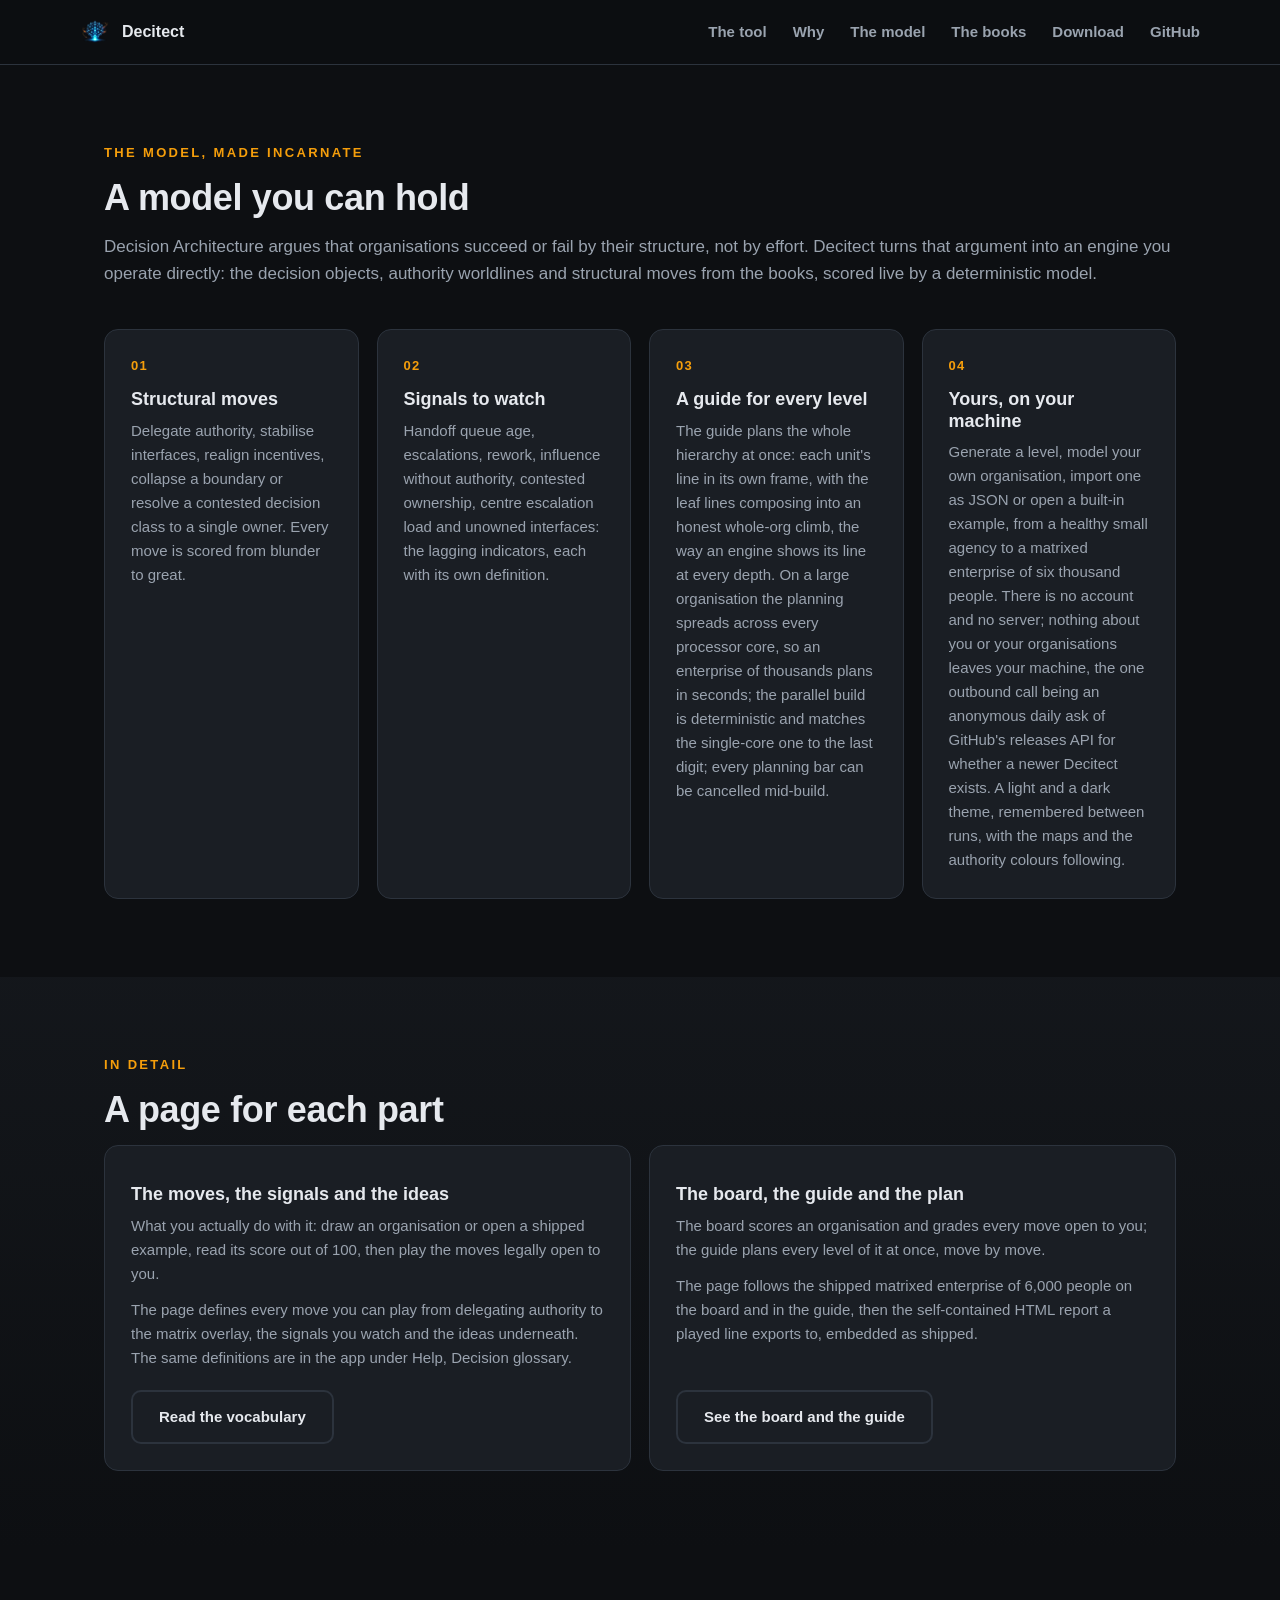
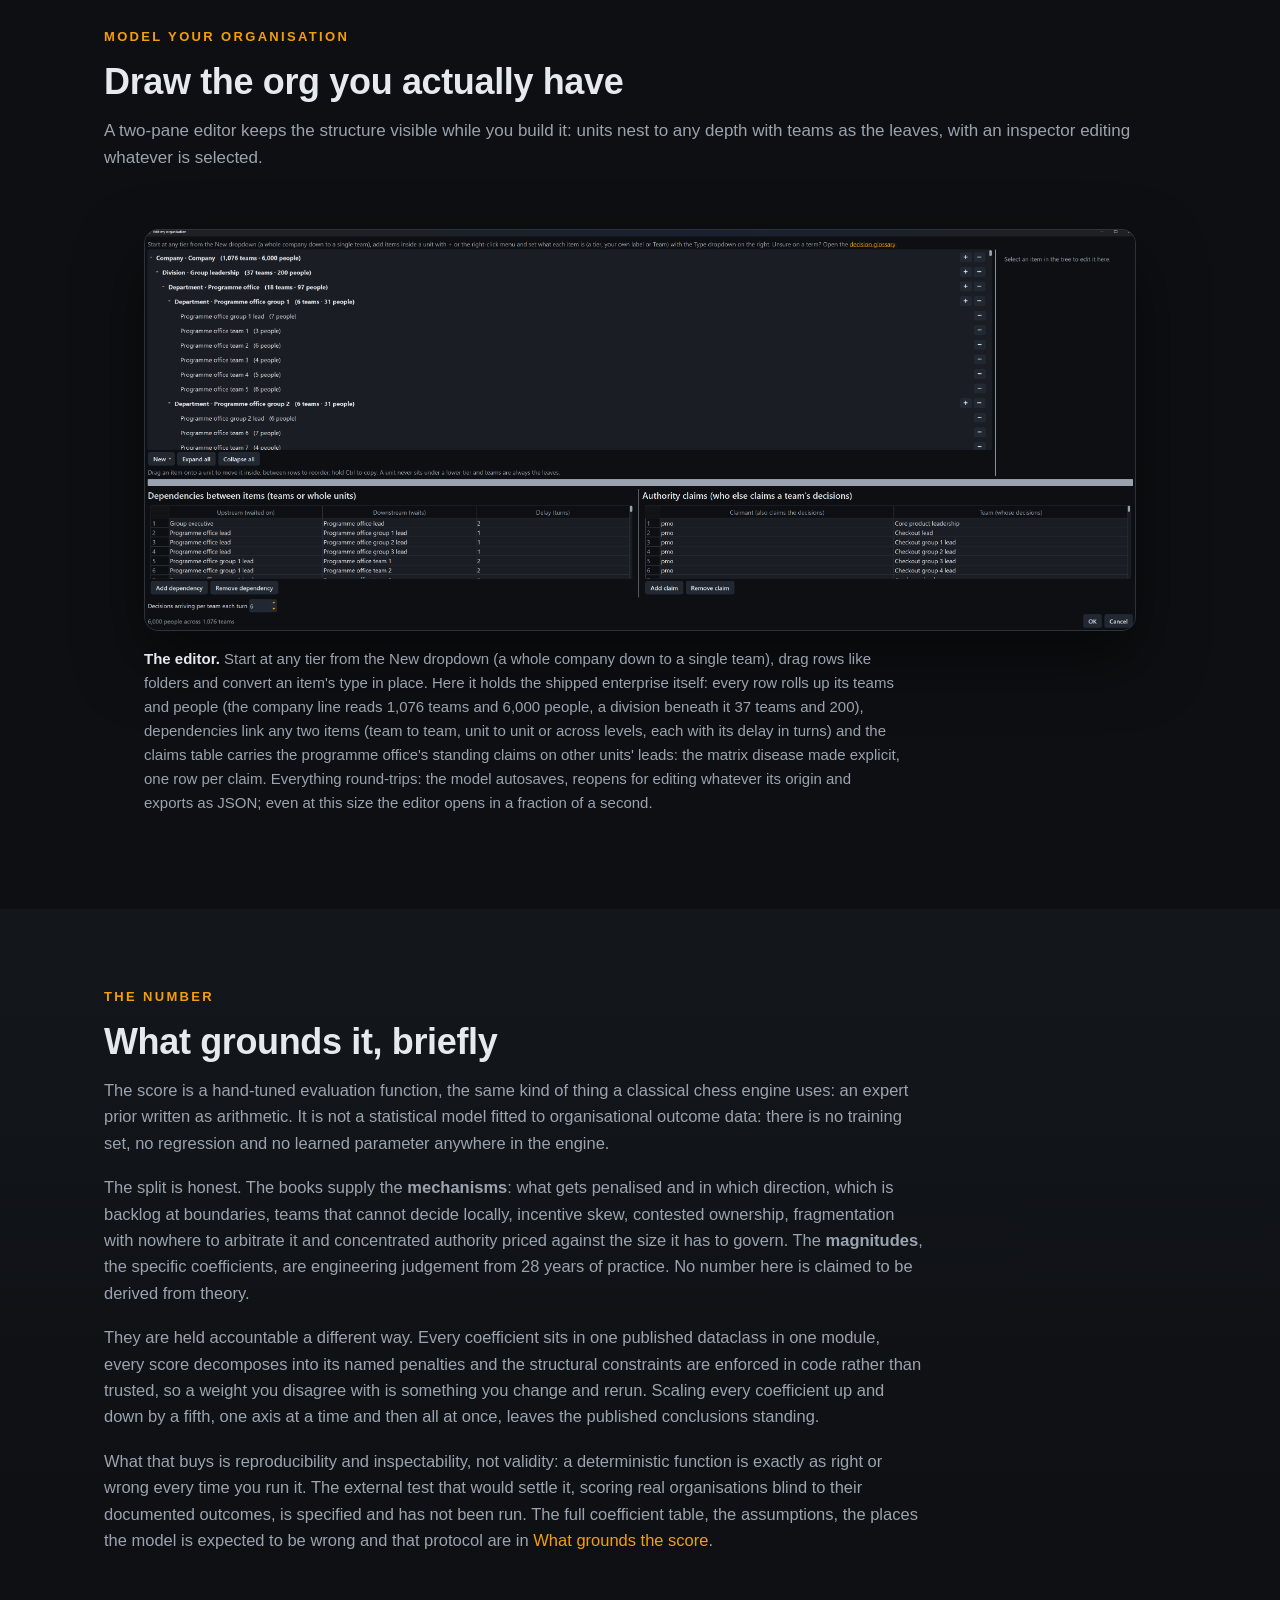
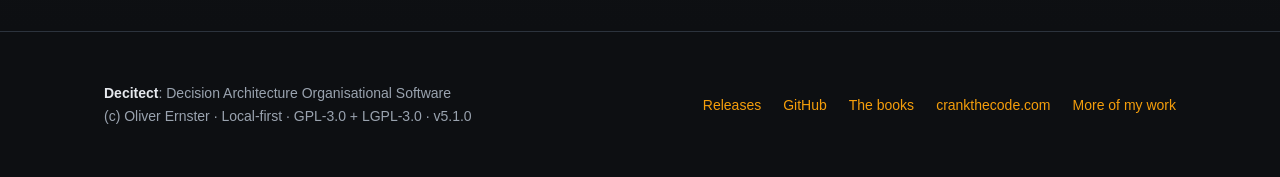
<file: docs/tool.html>
<!DOCTYPE html>
<html lang="en">
<head>
<meta charset="utf-8">
<meta name="viewport" content="width=device-width, initial-scale=1">
<title>Decitect tool: score your organisation's structure</title>
<meta name="description" content="Draw or import an organisation, read its structural health from 0 to 100 and see every legal move graded from blunder to great, as a chess engine grades.">
<meta name="author" content="Oliver Ernster">
<meta name="robots" content="index, follow">
<meta name="theme-color" content="#0d0f12">
<link rel="canonical" href="https://decitect.com/tool.html">
<meta property="og:locale" content="en_GB">
<meta property="og:type" content="website">
<meta property="og:site_name" content="Decitect">
<meta property="og:title" content="Decitect tool: score your organisation's structure">
<meta property="og:description" content="Draw or import an organisation, read its structural health from 0 to 100 and see every legal move graded from blunder to great, as a chess engine grades.">
<meta property="og:url" content="https://decitect.com/tool.html">
<meta property="og:image" content="https://decitect.com/assets/screenshots/play-board.png">
<meta property="og:image:width" content="3439">
<meta property="og:image:height" content="1389">
<meta property="og:image:alt" content="The Decitect board scoring an organisation&#x27;s structure">
<meta name="twitter:card" content="summary_large_image">
<meta name="twitter:title" content="Decitect tool: score your organisation's structure">
<meta name="twitter:description" content="Draw or import an organisation, read its structural health from 0 to 100 and see every legal move graded from blunder to great, as a chess engine grades.">
<meta name="twitter:image" content="https://decitect.com/assets/screenshots/play-board.png">
<meta name="twitter:image:alt" content="The Decitect board scoring an organisation&#x27;s structure">
<link rel="icon" type="image/png" href="assets/decitect.png">
<link rel="apple-touch-icon" href="assets/apple-touch-icon.png">
<link rel="manifest" href="site.webmanifest">
<link rel="stylesheet" href="styles.css?v=d6adc8a072">
<script type="application/ld+json">{"@context": "https://schema.org", "@type": "BreadcrumbList", "itemListElement": [{"@type": "ListItem", "position": 1, "name": "Decitect", "item": "https://decitect.com/"}, {"@type": "ListItem", "position": 2, "name": "Decitect tool: score your organisation's structure", "item": "https://decitect.com/tool.html"}]}</script>
<script>window.goatcounter = {path: function (p) { return location.host + p }}</script>
<script data-goatcounter="https://oernster.goatcounter.com/count" async src="https://gc.zgo.at/count.js"></script>
</head>
<body>
<header class="nav">
  <div class="container nav-inner">
    <a class="brand" href="./">
      <img width="256" height="256" src="assets/decitect.png" alt="Decitect icon">Decitect</a>
    <nav class="nav-links">
      <a href="tool.html">The tool</a>
      <a href="why.html">Why</a>
      <a href="model.html">The model</a>
      <a href="./#books">The books</a>
      <a href="download.html">Download</a>
      <a href="https://github.com/oernster/Decitect">GitHub</a>
    </nav>
  </div>
</header>
<main>
  <section id="overview">
    <div class="container">
      <div class="eyebrow">The model, made incarnate</div>
      <h1 class="section-title">A model you can hold</h1>
      <p class="section-sub">Decision Architecture argues that organisations
        succeed or fail by their structure, not by effort. Decitect turns
        that argument into an engine you operate directly: the decision
        objects, authority worldlines and structural moves from the books,
        scored live by a deterministic model.</p>
      <div class="features"><div class="feature"><div class="fnum">01</div><h3>Structural moves</h3><p>Delegate authority, stabilise interfaces, realign incentives, collapse a boundary or resolve a contested decision class to a single owner. Every move is scored from blunder to great.</p></div><div class="feature"><div class="fnum">02</div><h3>Signals to watch</h3><p>Handoff queue age, escalations, rework, influence without authority, contested ownership, centre escalation load and unowned interfaces: the lagging indicators, each with its own definition.</p></div><div class="feature"><div class="fnum">03</div><h3>A guide for every level</h3><p>The guide plans the whole hierarchy at once: each unit's line in its own frame, with the leaf lines composing into an honest whole-org climb, the way an engine shows its line at every depth. On a large organisation the planning spreads across every processor core, so an enterprise of thousands plans in seconds; the parallel build is deterministic and matches the single-core one to the last digit; every planning bar can be cancelled mid-build.</p></div><div class="feature"><div class="fnum">04</div><h3>Yours, on your machine</h3><p>Generate a level, model your own organisation, import one as JSON or open a built-in example, from a healthy small agency to a matrixed enterprise of six thousand people. There is no account and no server; nothing about you or your organisations leaves your machine, the one outbound call being an anonymous daily ask of GitHub's releases API for whether a newer Decitect exists. A light and a dark theme, remembered between runs, with the maps and the authority colours following.</p></div></div>
    </div>
  </section>
  <section class="alt">
    <div class="container">
      <div class="eyebrow">In detail</div>
      <h2 class="section-title">A page for each part</h2>
      <div class="features gateways">
        <div class="feature card-link">
          <h3>The moves, the signals and the ideas</h3>
          <p>What you actually do with it: draw an organisation or open a shipped example, read its score out of 100, then play the moves legally open to you.</p>
          <p>The page defines every move you can play from delegating authority to the matrix overlay, the signals you watch and the ideas underneath. The same definitions are in the app under Help, Decision glossary.</p>
          <p class="feat-cta"><a class="btn btn-ghost stretched" href="vocabulary.html">Read the vocabulary</a></p>
        </div>
        <div class="feature card-link">
          <h3>The board, the guide and the plan</h3>
          <p>The board scores an organisation and grades every move open to you; the guide plans every level of it at once, move by move.</p>
          <p>The page follows the shipped matrixed enterprise of 6,000 people on the board and in the guide, then the self-contained HTML report a played line exports to, embedded as shipped.</p>
          <p class="feat-cta"><a class="btn btn-ghost stretched" href="play.html">See the board and the guide</a></p>
        </div>
      </div>
    </div>
  </section>
  <section id="model">
    <div class="container">
      <div class="eyebrow">Model your organisation</div>
      <h2 class="section-title">Draw the org you actually have</h2>
      <p class="section-sub">A two-pane editor keeps the structure visible
        while you build it: units nest to any depth with teams as the leaves,
        with an inspector editing whatever is selected.</p>
      <div class="shots">
        <figure class="shot">
          <div class="frame">
            <img width="3261" height="1317" loading="lazy" src="assets/screenshots/model-org.png" alt="The Decitect organisation editor holding the six-thousand-person enterprise: the org tree with rolled-up headcounts, the dependency table and the authority-claims table">
          </div>
          <figcaption><b>The editor.</b> Start at any tier from the New
            dropdown (a whole company down to a single team), drag rows like
            folders and convert an item's type in place. Here it holds the
            shipped enterprise itself: every row rolls up its teams and
            people (the company line reads 1,076 teams and 6,000 people, a
            division beneath it 37 teams and 200), dependencies link any
            two items (team to team, unit to unit or across levels, each
            with its delay in turns) and the claims table carries the
            programme office's standing claims on other units' leads: the
            matrix disease made explicit, one row per claim. Everything
            round-trips: the model autosaves, reopens for editing whatever
            its origin and exports as JSON; even at this size the
            editor opens in a fraction of a second.</figcaption>
        </figure>
      </div>
    </div>
  </section>
  <section id="grounding" class="alt">
    <div class="container prose">
      <div class="eyebrow">The number</div>
      <h2 class="section-title">What grounds it, briefly</h2>
      <p>The score is a hand-tuned evaluation function, the same kind of thing
        a classical chess engine uses: an expert prior written as arithmetic.
        It is not a statistical model fitted to organisational outcome data:
        there is no training set, no regression and no learned parameter
        anywhere in the engine.</p>
      <p>The split is honest. The books supply the <b>mechanisms</b>: what
        gets penalised and in which direction, which is backlog at boundaries,
        teams that cannot decide locally, incentive skew, contested ownership,
        fragmentation with nowhere to arbitrate it and concentrated authority
        priced against the size it has to govern. The <b>magnitudes</b>, the
        specific coefficients, are engineering judgement from 28 years of
        practice. No number here is claimed to be derived from theory.</p>
      <p>They are held accountable a different way. Every coefficient sits in
        one published dataclass in one module, every score decomposes into its
        named penalties and the structural constraints are enforced in code
        rather than trusted, so a weight you disagree with is something you
        change and rerun. Scaling every coefficient up and down by a fifth,
        one axis at a time and then all at once, leaves the published
        conclusions standing.</p>
      <p>What that buys is reproducibility and inspectability, not validity: a
        deterministic function is exactly as right or wrong every time you run
        it. The external test that would settle it, scoring real organisations
        blind to their documented outcomes, is specified and has not been run.
        The full coefficient table, the assumptions, the places the model is
        expected to be wrong and that protocol are in
        <a href="model.html">What grounds the score</a>.</p>
    </div>
  </section>
</main>
<footer>
  <div class="container footer-inner">
    <div>
      <strong>Decitect</strong>: Decision Architecture Organisational Software<br>
      (c) Oliver Ernster · Local-first · GPL-3.0 + LGPL-3.0 · v<!--VERSION-->5.1.0<!--/VERSION-->
    </div>
    <div class="footer-links">
      <a href="https://github.com/oernster/Decitect/releases">Releases</a>
      <a href="https://github.com/oernster/Decitect">GitHub</a>
      <a href="https://www.crankthecode.com/books">The books</a>
      <a href="https://www.crankthecode.com/">crankthecode.com</a>
      <a href="https://ernster.dev">More of my work</a>
    </div>
  </div>
</footer>
<script>
    // These sections now live on pages of their own. Old deep links
    // (bookmarks, shared URLs) land here first and hop across.
    (function () {
        var moved = {
            '#vocabulary': 'vocabulary.html#vocabulary',
            '#play': 'play.html#play',
            '#output': 'play.html#output'
        };
        var target = moved[window.location.hash];
        if (target) { window.location.replace(target); }
    })();
</script>
</body>
</html>
</file>
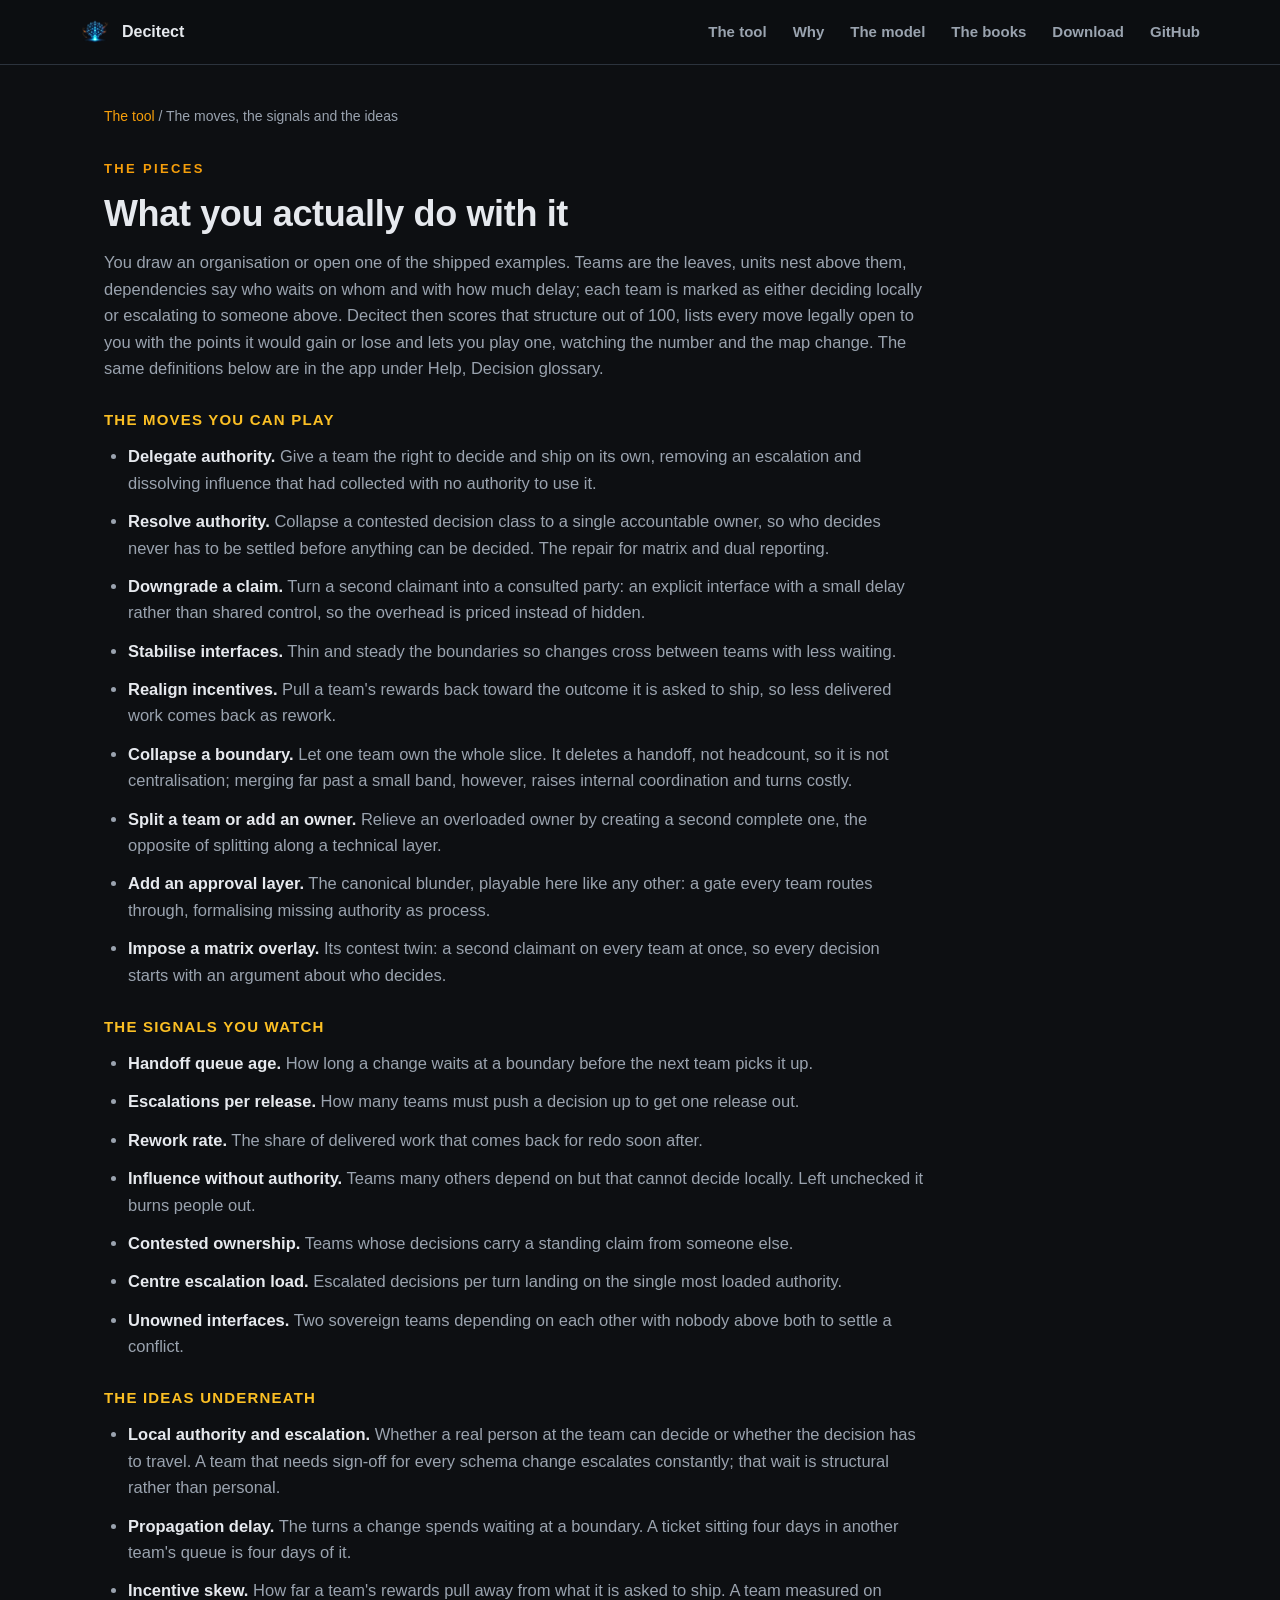
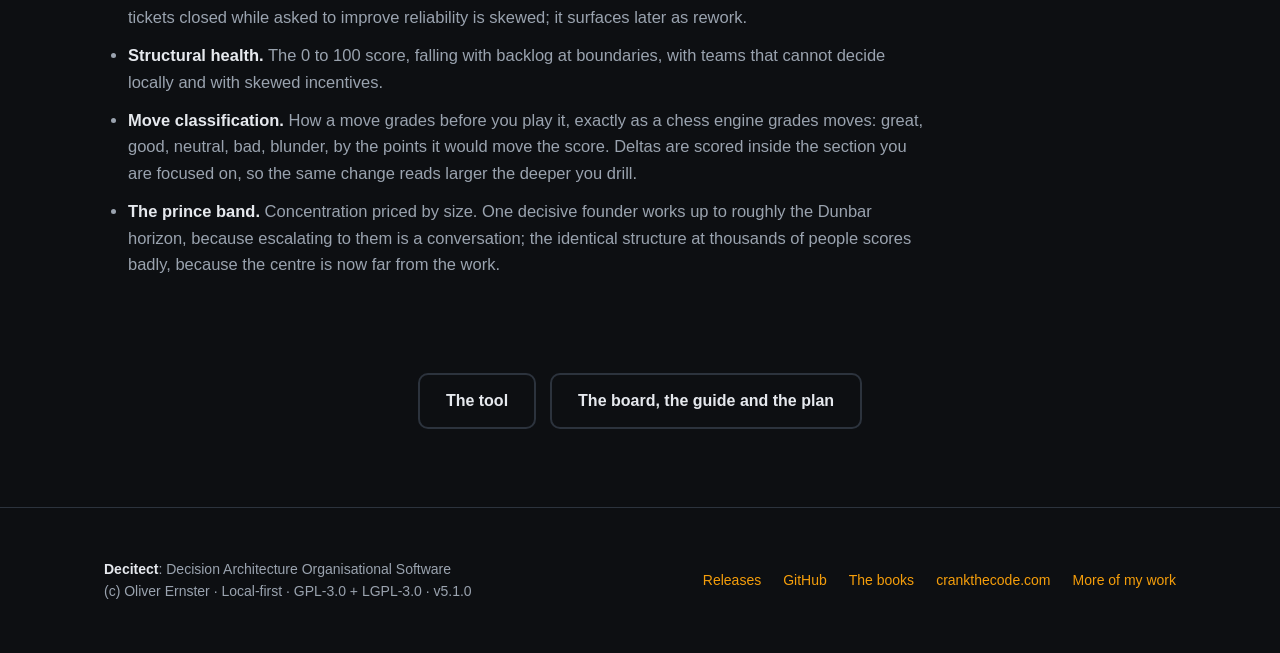
<file: docs/vocabulary.html>
<!DOCTYPE html>
<html lang="en">
<head>
<meta charset="utf-8">
<meta name="viewport" content="width=device-width, initial-scale=1">
<title>Decision Architecture moves and signals explained</title>
<meta name="description" content="Every structural move in Decitect, from delegating authority to the matrix overlay, plus the signals to watch and the ideas behind the score.">
<meta name="author" content="Oliver Ernster">
<meta name="robots" content="index, follow">
<meta name="theme-color" content="#0d0f12">
<link rel="canonical" href="https://decitect.com/vocabulary.html">
<meta property="og:locale" content="en_GB">
<meta property="og:type" content="website">
<meta property="og:site_name" content="Decitect">
<meta property="og:title" content="Decision Architecture moves and signals explained">
<meta property="og:description" content="Every structural move in Decitect, from delegating authority to the matrix overlay, plus the signals to watch and the ideas behind the score.">
<meta property="og:url" content="https://decitect.com/vocabulary.html">
<meta property="og:image" content="https://decitect.com/assets/screenshots/play-board.png">
<meta property="og:image:width" content="3439">
<meta property="og:image:height" content="1389">
<meta property="og:image:alt" content="The Decitect board scoring an organisation&#x27;s structure">
<meta name="twitter:card" content="summary_large_image">
<meta name="twitter:title" content="Decision Architecture moves and signals explained">
<meta name="twitter:description" content="Every structural move in Decitect, from delegating authority to the matrix overlay, plus the signals to watch and the ideas behind the score.">
<meta name="twitter:image" content="https://decitect.com/assets/screenshots/play-board.png">
<meta name="twitter:image:alt" content="The Decitect board scoring an organisation&#x27;s structure">
<link rel="icon" type="image/png" href="assets/decitect.png">
<link rel="apple-touch-icon" href="assets/apple-touch-icon.png">
<link rel="manifest" href="site.webmanifest">
<link rel="stylesheet" href="styles.css?v=d6adc8a072">
<script type="application/ld+json">{"@context": "https://schema.org", "@type": "BreadcrumbList", "itemListElement": [{"@type": "ListItem", "position": 1, "name": "Decitect", "item": "https://decitect.com/"}, {"@type": "ListItem", "position": 2, "name": "The tool", "item": "https://decitect.com/tool.html"}, {"@type": "ListItem", "position": 3, "name": "Decision Architecture moves and signals explained", "item": "https://decitect.com/vocabulary.html"}]}</script>
<script>window.goatcounter = {path: function (p) { return location.host + p }}</script>
<script data-goatcounter="https://oernster.goatcounter.com/count" async src="https://gc.zgo.at/count.js"></script>
</head>
<body>
<header class="nav">
  <div class="container nav-inner">
    <a class="brand" href="./">
      <img width="256" height="256" src="assets/decitect.png" alt="Decitect icon">Decitect</a>
    <nav class="nav-links">
      <a href="tool.html">The tool</a>
      <a href="why.html">Why</a>
      <a href="model.html">The model</a>
      <a href="./#books">The books</a>
      <a href="download.html">Download</a>
      <a href="https://github.com/oernster/Decitect">GitHub</a>
    </nav>
  </div>
</header>
<main>
  <div class="container crumb">
    <a href="tool.html">The tool</a> <span aria-hidden="true">/</span> The moves, the signals and the ideas
  </div>
  <section id="vocabulary">
    <div class="container prose">
      <div class="eyebrow">The pieces</div>
      <h1 class="section-title">What you actually do with it</h1>
      <p>You draw an organisation or open one of the shipped examples. Teams
        are the leaves, units nest above them, dependencies say who waits on
        whom and with how much delay; each team is marked as either deciding
        locally or escalating to someone above. Decitect then scores
        that structure out of 100, lists every move legally open to you with
        the points it would gain or lose and lets you play one, watching the
        number and the map change. The same definitions below are in the app
        under Help, Decision glossary.</p>
      <h3 class="vocab-heading">The moves you can play</h3>
      <ul>
        <li><b>Delegate authority.</b> Give a team the right to decide and ship
          on its own, removing an escalation and dissolving influence that had
          collected with no authority to use it.</li>
        <li><b>Resolve authority.</b> Collapse a contested decision class to a
          single accountable owner, so who decides never has to be settled
          before anything can be decided. The repair for matrix and dual
          reporting.</li>
        <li><b>Downgrade a claim.</b> Turn a second claimant into a consulted
          party: an explicit interface with a small delay rather than shared
          control, so the overhead is priced instead of hidden.</li>
        <li><b>Stabilise interfaces.</b> Thin and steady the boundaries so
          changes cross between teams with less waiting.</li>
        <li><b>Realign incentives.</b> Pull a team's rewards back toward the
          outcome it is asked to ship, so less delivered work comes back as
          rework.</li>
        <li><b>Collapse a boundary.</b> Let one team own the whole slice. It
          deletes a handoff, not headcount, so it is not centralisation;
          merging far past a small band, however, raises internal coordination
          and turns costly.</li>
        <li><b>Split a team or add an owner.</b> Relieve an overloaded owner
          by creating a second complete one, the opposite of splitting along a
          technical layer.</li>
        <li><b>Add an approval layer.</b> The canonical blunder, playable here
          like any other: a gate every team routes through, formalising missing
          authority as process.</li>
        <li><b>Impose a matrix overlay.</b> Its contest twin: a second claimant
          on every team at once, so every decision starts with an argument
          about who decides.</li>
      </ul>
      <h3 class="vocab-heading">The signals you watch</h3>
      <ul>
        <li><b>Handoff queue age.</b> How long a change waits at a boundary
          before the next team picks it up.</li>
        <li><b>Escalations per release.</b> How many teams must push a decision
          up to get one release out.</li>
        <li><b>Rework rate.</b> The share of delivered work that comes back for
          redo soon after.</li>
        <li><b>Influence without authority.</b> Teams many others depend on but
          that cannot decide locally. Left unchecked it burns people out.</li>
        <li><b>Contested ownership.</b> Teams whose decisions carry a standing
          claim from someone else.</li>
        <li><b>Centre escalation load.</b> Escalated decisions per turn landing
          on the single most loaded authority.</li>
        <li><b>Unowned interfaces.</b> Two sovereign teams depending on each
          other with nobody above both to settle a conflict.</li>
      </ul>
      <h3 class="vocab-heading">The ideas underneath</h3>
      <ul>
        <li><b>Local authority and escalation.</b> Whether a real person at the
          team can decide or whether the decision has to travel. A team that
          needs sign-off for every schema change escalates constantly; that
          wait is structural rather than personal.</li>
        <li><b>Propagation delay.</b> The turns a change spends waiting at a
          boundary. A ticket sitting four days in another team's queue is four
          days of it.</li>
        <li><b>Incentive skew.</b> How far a team's rewards pull away from what
          it is asked to ship. A team measured on tickets closed while asked to
          improve reliability is skewed; it surfaces later as rework.</li>
        <li><b>Structural health.</b> The 0 to 100 score, falling with backlog
          at boundaries, with teams that cannot decide locally and with skewed
          incentives.</li>
        <li><b>Move classification.</b> How a move grades before you play it,
          exactly as a chess engine grades moves: great, good, neutral, bad,
          blunder, by the points it would move the score. Deltas are scored
          inside the section you are focused on, so the same change reads
          larger the deeper you drill.</li>
        <li><b>The prince band.</b> Concentration priced by size. One decisive
          founder works up to roughly the Dunbar horizon, because escalating to
          them is a conversation; the identical structure at thousands of
          people scores badly, because the centre is now far from the work.</li>
      </ul>
    </div>
  </section>
  <section class="onward">
    <div class="container">
      <p class="onward-links">
        <a class="btn btn-ghost" href="tool.html">The tool</a>
        <a class="btn btn-ghost" href="play.html">The board, the guide and the plan</a>
      </p>
    </div>
  </section>
</main>
<footer>
  <div class="container footer-inner">
    <div>
      <strong>Decitect</strong>: Decision Architecture Organisational Software<br>
      (c) Oliver Ernster · Local-first · GPL-3.0 + LGPL-3.0 · v<!--VERSION-->5.1.0<!--/VERSION-->
    </div>
    <div class="footer-links">
      <a href="https://github.com/oernster/Decitect/releases">Releases</a>
      <a href="https://github.com/oernster/Decitect">GitHub</a>
      <a href="https://www.crankthecode.com/books">The books</a>
      <a href="https://www.crankthecode.com/">crankthecode.com</a>
      <a href="https://ernster.dev">More of my work</a>
    </div>
  </div>
</footer>
</body>
</html>
</file>
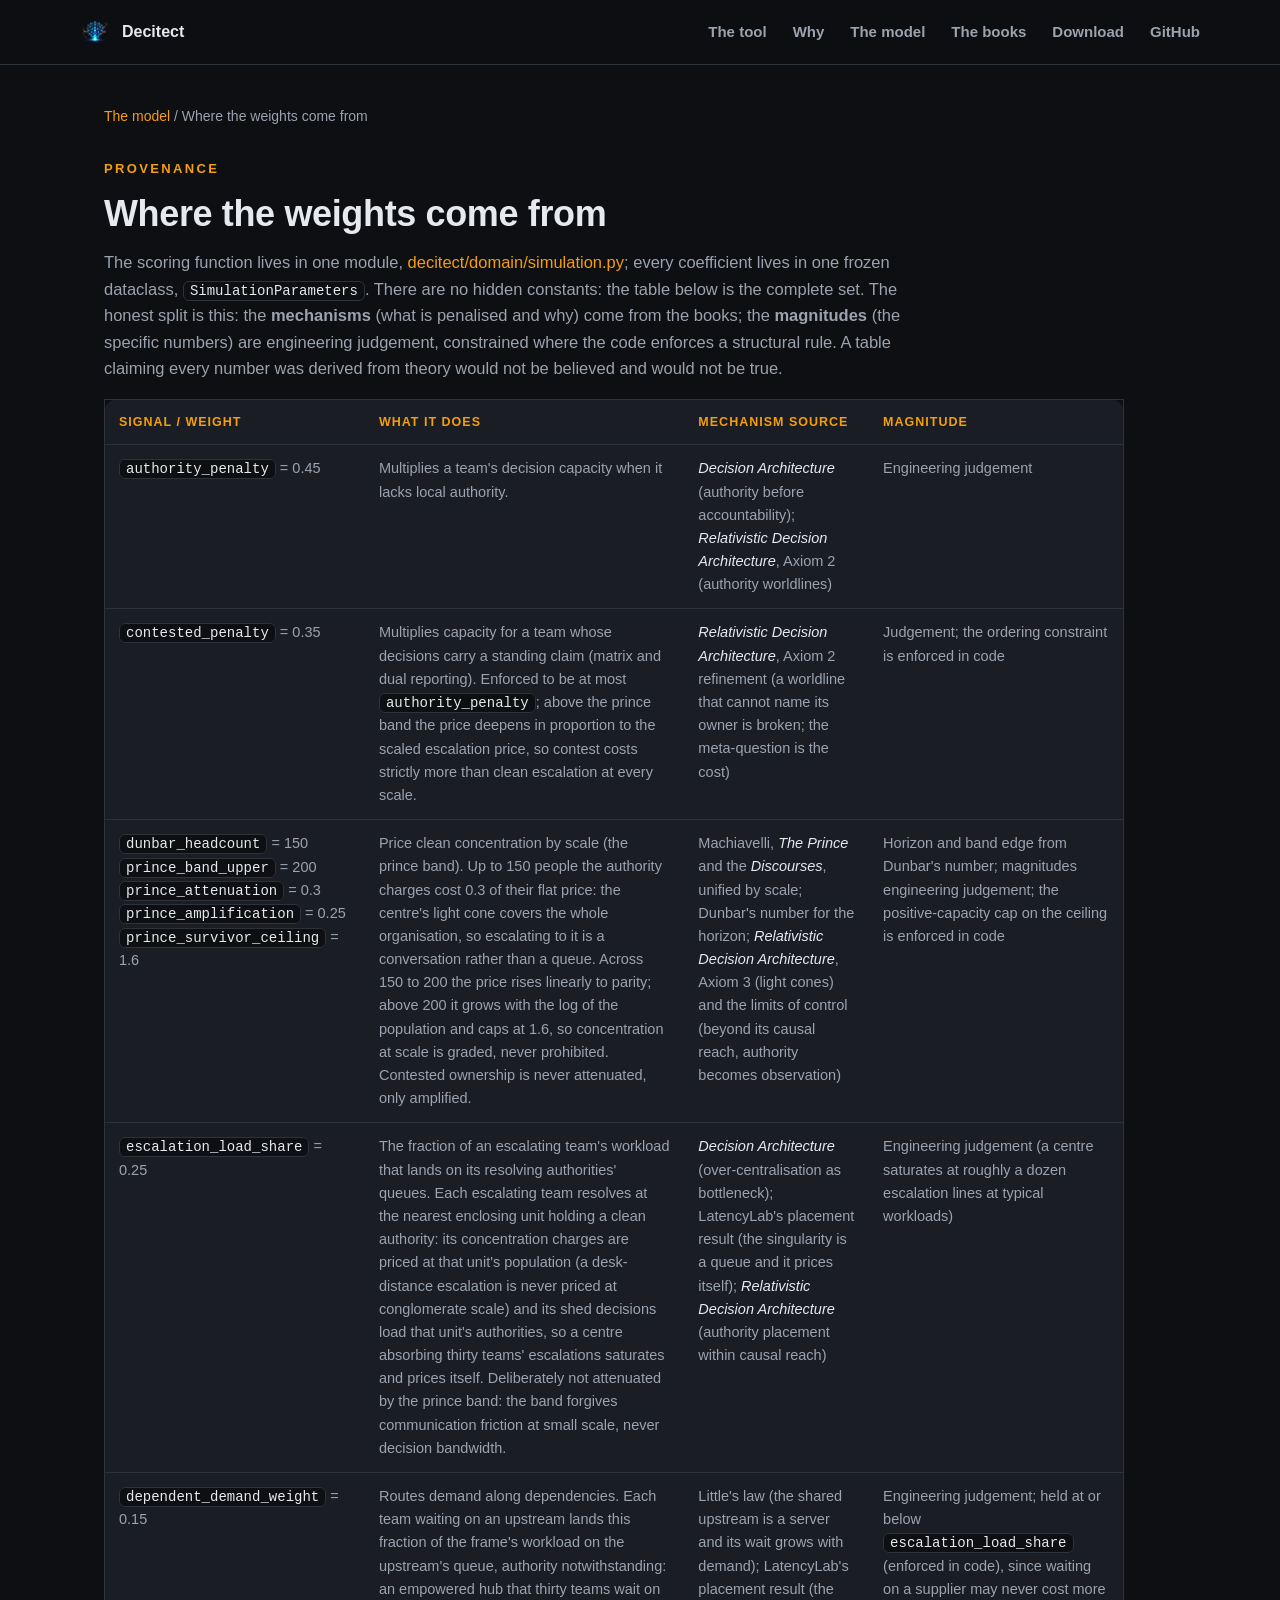
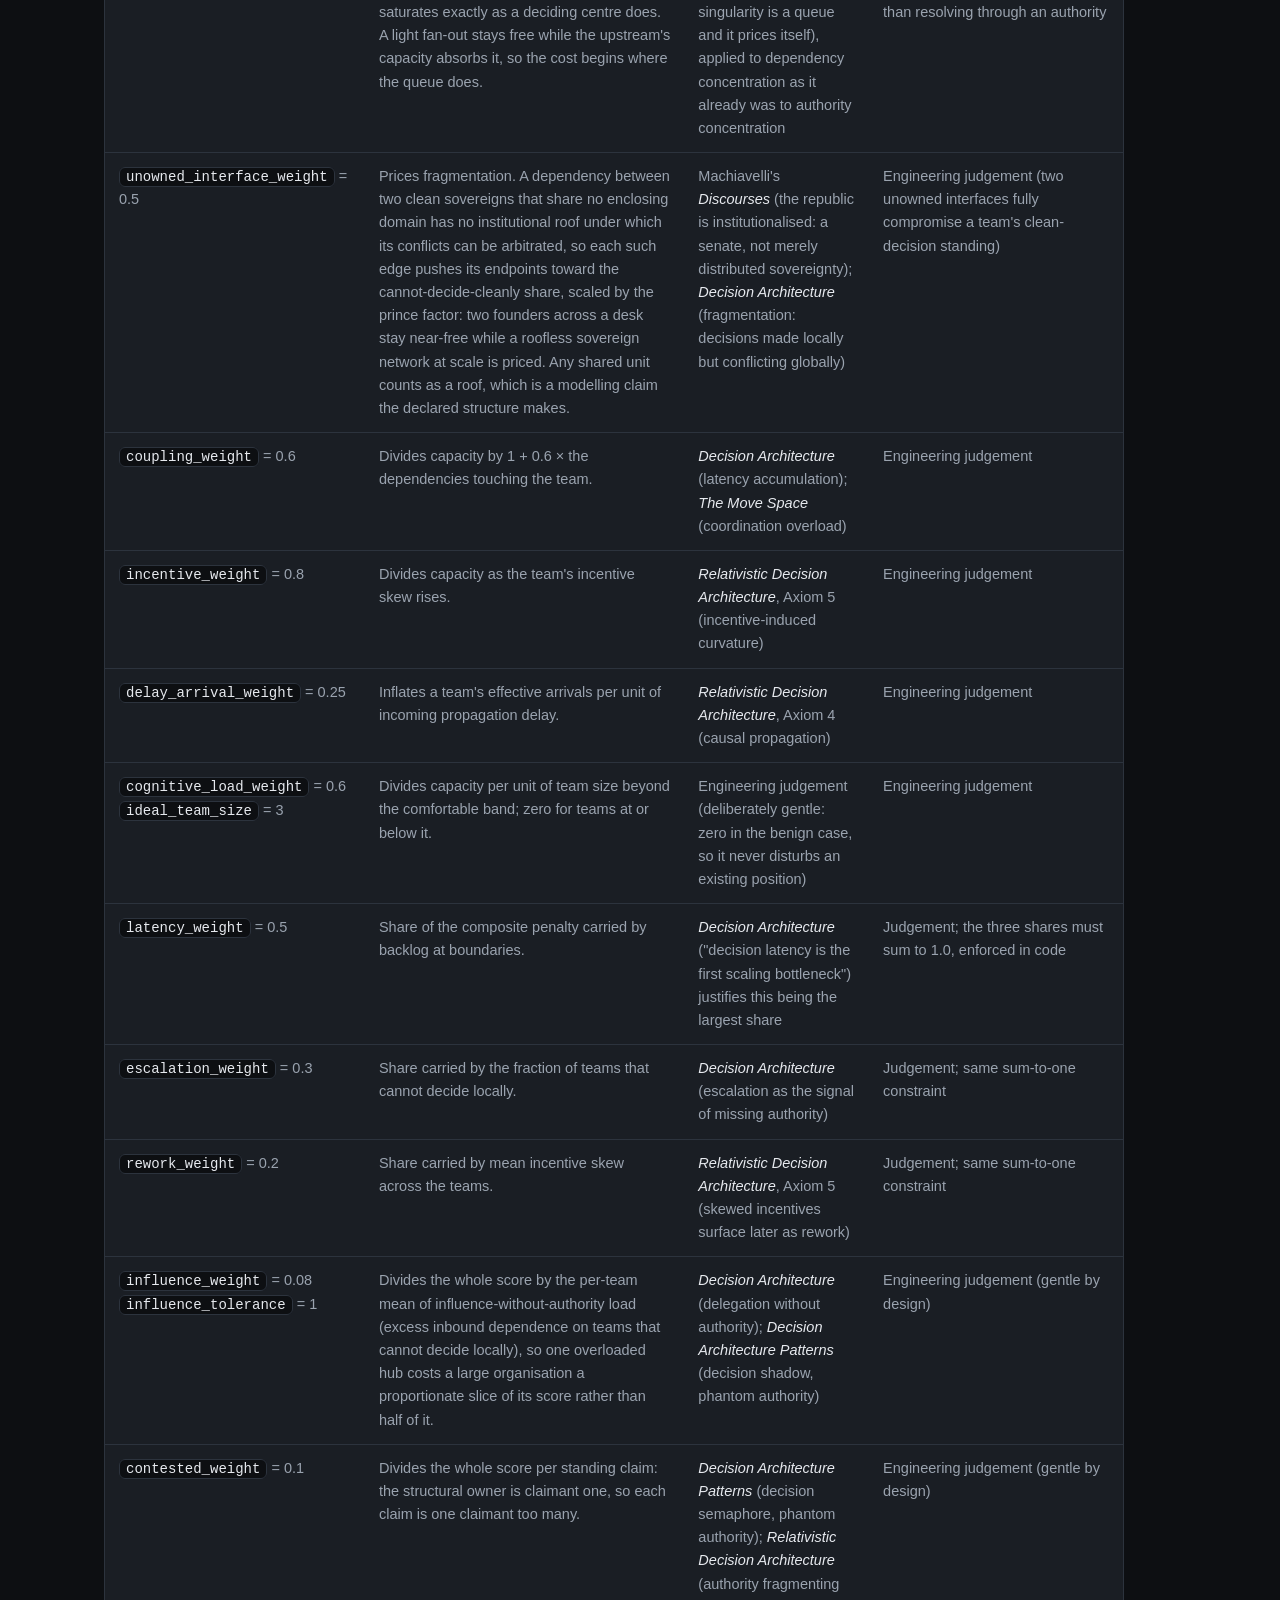
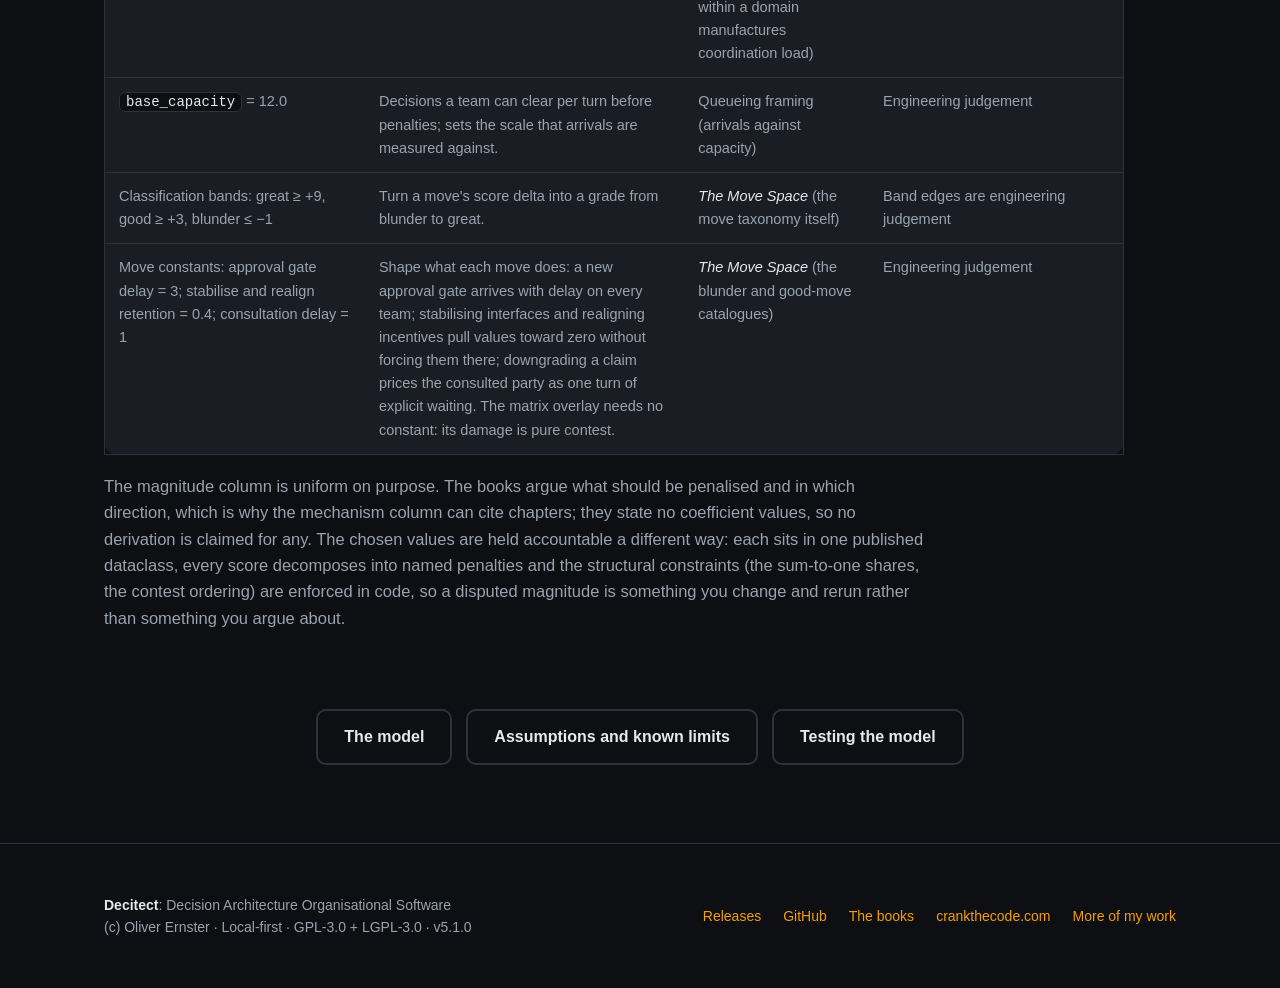
<file: docs/weights.html>
<!DOCTYPE html>
<html lang="en">
<head>
<meta charset="utf-8">
<meta name="viewport" content="width=device-width, initial-scale=1">
<title>Decitect scoring weights: every coefficient explained</title>
<meta name="description" content="Every coefficient in Decitect's scoring function: what it does, its source in the Decision Architecture books and where its magnitude comes from.">
<meta name="author" content="Oliver Ernster">
<meta name="robots" content="index, follow">
<meta name="theme-color" content="#0d0f12">
<link rel="canonical" href="https://decitect.com/weights.html">
<meta property="og:locale" content="en_GB">
<meta property="og:type" content="website">
<meta property="og:site_name" content="Decitect">
<meta property="og:title" content="Decitect scoring weights: every coefficient explained">
<meta property="og:description" content="Every coefficient in Decitect's scoring function: what it does, its source in the Decision Architecture books and where its magnitude comes from.">
<meta property="og:url" content="https://decitect.com/weights.html">
<meta property="og:image" content="https://decitect.com/assets/screenshots/play-board.png">
<meta property="og:image:width" content="3439">
<meta property="og:image:height" content="1389">
<meta property="og:image:alt" content="The Decitect board scoring an organisation&#x27;s structure">
<meta name="twitter:card" content="summary_large_image">
<meta name="twitter:title" content="Decitect scoring weights: every coefficient explained">
<meta name="twitter:description" content="Every coefficient in Decitect's scoring function: what it does, its source in the Decision Architecture books and where its magnitude comes from.">
<meta name="twitter:image" content="https://decitect.com/assets/screenshots/play-board.png">
<meta name="twitter:image:alt" content="The Decitect board scoring an organisation&#x27;s structure">
<link rel="icon" type="image/png" href="assets/decitect.png">
<link rel="apple-touch-icon" href="assets/apple-touch-icon.png">
<link rel="manifest" href="site.webmanifest">
<link rel="stylesheet" href="styles.css?v=d6adc8a072">
<script type="application/ld+json">{"@context": "https://schema.org", "@type": "BreadcrumbList", "itemListElement": [{"@type": "ListItem", "position": 1, "name": "Decitect", "item": "https://decitect.com/"}, {"@type": "ListItem", "position": 2, "name": "The model", "item": "https://decitect.com/model.html"}, {"@type": "ListItem", "position": 3, "name": "Decitect scoring weights: every coefficient explained", "item": "https://decitect.com/weights.html"}]}</script>
<script>window.goatcounter = {path: function (p) { return location.host + p }}</script>
<script data-goatcounter="https://oernster.goatcounter.com/count" async src="https://gc.zgo.at/count.js"></script>
</head>
<body>
<header class="nav">
  <div class="container nav-inner">
    <a class="brand" href="./">
      <img width="256" height="256" src="assets/decitect.png" alt="Decitect icon">Decitect</a>
    <nav class="nav-links">
      <a href="tool.html">The tool</a>
      <a href="why.html">Why</a>
      <a href="model.html">The model</a>
      <a href="./#books">The books</a>
      <a href="download.html">Download</a>
      <a href="https://github.com/oernster/Decitect">GitHub</a>
    </nav>
  </div>
</header>
<main>
  <div class="container crumb">
    <a href="model.html">The model</a> <span aria-hidden="true">/</span> Where the weights come from
  </div>
  <section id="weights">
    <div class="container prose">
      <div class="eyebrow">Provenance</div>
      <h1 class="section-title">Where the weights come from</h1>
      <p>The scoring function lives in one module,
        <a href="https://github.com/oernster/Decitect/blob/main/decitect/domain/simulation.py">decitect/domain/simulation.py</a>;
        every coefficient lives in one frozen dataclass, <code>SimulationParameters</code>.
        There are no hidden constants: the table below is the complete set. The honest split is
        this: the <b>mechanisms</b> (what is penalised and why) come from the books; the
        <b>magnitudes</b> (the specific numbers) are engineering judgement, constrained where the
        code enforces a structural rule. A table claiming every number was derived from theory
        would not be believed and would not be true.</p>
      <div class="table-scroll">
        <table class="weights">
          <thead>
            <tr><th>Signal / weight</th><th>What it does</th><th>Mechanism source</th><th>Magnitude</th></tr>
          </thead>
          <tbody>
            <tr>
              <td><code>authority_penalty</code> = 0.45</td>
              <td>Multiplies a team's decision capacity when it lacks local authority.</td>
              <td><i>Decision Architecture</i> (authority before accountability); <i>Relativistic Decision Architecture</i>, Axiom 2 (authority worldlines)</td>
              <td>Engineering judgement</td>
            </tr>
            <tr>
              <td><code>contested_penalty</code> = 0.35</td>
              <td>Multiplies capacity for a team whose decisions carry a standing claim (matrix and dual reporting). Enforced to be at most <code>authority_penalty</code>; above the prince band the price deepens in proportion to the scaled escalation price, so contest costs strictly more than clean escalation at every scale.</td>
              <td><i>Relativistic Decision Architecture</i>, Axiom 2 refinement (a worldline that cannot name its owner is broken; the meta-question is the cost)</td>
              <td>Judgement; the ordering constraint is enforced in code</td>
            </tr>
            <tr>
              <td><code>dunbar_headcount</code> = 150<br><code>prince_band_upper</code> = 200<br><code>prince_attenuation</code> = 0.3<br><code>prince_amplification</code> = 0.25<br><code>prince_survivor_ceiling</code> = 1.6</td>
              <td>Price clean concentration by scale (the prince band). Up to 150 people the authority charges cost 0.3 of their flat price: the centre's light cone covers the whole organisation, so escalating to it is a conversation rather than a queue. Across 150 to 200 the price rises linearly to parity; above 200 it grows with the log of the population and caps at 1.6, so concentration at scale is graded, never prohibited. Contested ownership is never attenuated, only amplified.</td>
              <td>Machiavelli, <i>The Prince</i> and the <i>Discourses</i>, unified by scale; Dunbar's number for the horizon; <i>Relativistic Decision Architecture</i>, Axiom 3 (light cones) and the limits of control (beyond its causal reach, authority becomes observation)</td>
              <td>Horizon and band edge from Dunbar's number; magnitudes engineering judgement; the positive-capacity cap on the ceiling is enforced in code</td>
            </tr>
            <tr>
              <td><code>escalation_load_share</code> = 0.25</td>
              <td>The fraction of an escalating team's workload that lands on its resolving authorities' queues. Each escalating team resolves at the nearest enclosing unit holding a clean authority: its concentration charges are priced at that unit's population (a desk-distance escalation is never priced at conglomerate scale) and its shed decisions load that unit's authorities, so a centre absorbing thirty teams' escalations saturates and prices itself. Deliberately not attenuated by the prince band: the band forgives communication friction at small scale, never decision bandwidth.</td>
              <td><i>Decision Architecture</i> (over-centralisation as bottleneck); LatencyLab's placement result (the singularity is a queue and it prices itself); <i>Relativistic Decision Architecture</i> (authority placement within causal reach)</td>
              <td>Engineering judgement (a centre saturates at roughly a dozen escalation lines at typical workloads)</td>
            </tr>
            <tr>
              <td><code>dependent_demand_weight</code> = 0.15</td>
              <td>Routes demand along dependencies. Each team waiting on an upstream lands this fraction of the frame's workload on the upstream's queue, authority notwithstanding: an empowered hub that thirty teams wait on saturates exactly as a deciding centre does. A light fan-out stays free while the upstream's capacity absorbs it, so the cost begins where the queue does.</td>
              <td>Little's law (the shared upstream is a server and its wait grows with demand); LatencyLab's placement result (the singularity is a queue and it prices itself), applied to dependency concentration as it already was to authority concentration</td>
              <td>Engineering judgement; held at or below <code>escalation_load_share</code> (enforced in code), since waiting on a supplier may never cost more than resolving through an authority</td>
            </tr>
            <tr>
              <td><code>unowned_interface_weight</code> = 0.5</td>
              <td>Prices fragmentation. A dependency between two clean sovereigns that share no enclosing domain has no institutional roof under which its conflicts can be arbitrated, so each such edge pushes its endpoints toward the cannot-decide-cleanly share, scaled by the prince factor: two founders across a desk stay near-free while a roofless sovereign network at scale is priced. Any shared unit counts as a roof, which is a modelling claim the declared structure makes.</td>
              <td>Machiavelli's <i>Discourses</i> (the republic is institutionalised: a senate, not merely distributed sovereignty); <i>Decision Architecture</i> (fragmentation: decisions made locally but conflicting globally)</td>
              <td>Engineering judgement (two unowned interfaces fully compromise a team's clean-decision standing)</td>
            </tr>
            <tr>
              <td><code>coupling_weight</code> = 0.6</td>
              <td>Divides capacity by 1 + 0.6 &times; the dependencies touching the team.</td>
              <td><i>Decision Architecture</i> (latency accumulation); <i>The Move Space</i> (coordination overload)</td>
              <td>Engineering judgement</td>
            </tr>
            <tr>
              <td><code>incentive_weight</code> = 0.8</td>
              <td>Divides capacity as the team's incentive skew rises.</td>
              <td><i>Relativistic Decision Architecture</i>, Axiom 5 (incentive-induced curvature)</td>
              <td>Engineering judgement</td>
            </tr>
            <tr>
              <td><code>delay_arrival_weight</code> = 0.25</td>
              <td>Inflates a team's effective arrivals per unit of incoming propagation delay.</td>
              <td><i>Relativistic Decision Architecture</i>, Axiom 4 (causal propagation)</td>
              <td>Engineering judgement</td>
            </tr>
            <tr>
              <td><code>cognitive_load_weight</code> = 0.6<br><code>ideal_team_size</code> = 3</td>
              <td>Divides capacity per unit of team size beyond the comfortable band; zero for teams at or below it.</td>
              <td>Engineering judgement (deliberately gentle: zero in the benign case, so it never disturbs an existing position)</td>
              <td>Engineering judgement</td>
            </tr>
            <tr>
              <td><code>latency_weight</code> = 0.5</td>
              <td>Share of the composite penalty carried by backlog at boundaries.</td>
              <td><i>Decision Architecture</i> ("decision latency is the first scaling bottleneck") justifies this being the largest share</td>
              <td>Judgement; the three shares must sum to 1.0, enforced in code</td>
            </tr>
            <tr>
              <td><code>escalation_weight</code> = 0.3</td>
              <td>Share carried by the fraction of teams that cannot decide locally.</td>
              <td><i>Decision Architecture</i> (escalation as the signal of missing authority)</td>
              <td>Judgement; same sum-to-one constraint</td>
            </tr>
            <tr>
              <td><code>rework_weight</code> = 0.2</td>
              <td>Share carried by mean incentive skew across the teams.</td>
              <td><i>Relativistic Decision Architecture</i>, Axiom 5 (skewed incentives surface later as rework)</td>
              <td>Judgement; same sum-to-one constraint</td>
            </tr>
            <tr>
              <td><code>influence_weight</code> = 0.08<br><code>influence_tolerance</code> = 1</td>
              <td>Divides the whole score by the per-team mean of influence-without-authority load (excess inbound dependence on teams that cannot decide locally), so one overloaded hub costs a large organisation a proportionate slice of its score rather than half of it.</td>
              <td><i>Decision Architecture</i> (delegation without authority); <i>Decision Architecture Patterns</i> (decision shadow, phantom authority)</td>
              <td>Engineering judgement (gentle by design)</td>
            </tr>
            <tr>
              <td><code>contested_weight</code> = 0.1</td>
              <td>Divides the whole score per standing claim: the structural owner is claimant one, so each claim is one claimant too many.</td>
              <td><i>Decision Architecture Patterns</i> (decision semaphore, phantom authority); <i>Relativistic Decision Architecture</i> (authority fragmenting within a domain manufactures coordination load)</td>
              <td>Engineering judgement (gentle by design)</td>
            </tr>
            <tr>
              <td><code>base_capacity</code> = 12.0</td>
              <td>Decisions a team can clear per turn before penalties; sets the scale that arrivals are measured against.</td>
              <td>Queueing framing (arrivals against capacity)</td>
              <td>Engineering judgement</td>
            </tr>
            <tr>
              <td>Classification bands: great &ge; +9, good &ge; +3, blunder &le; &minus;1</td>
              <td>Turn a move's score delta into a grade from blunder to great.</td>
              <td><i>The Move Space</i> (the move taxonomy itself)</td>
              <td>Band edges are engineering judgement</td>
            </tr>
            <tr>
              <td>Move constants: approval gate delay = 3; stabilise and realign retention = 0.4; consultation delay = 1</td>
              <td>Shape what each move does: a new approval gate arrives with delay on every team; stabilising interfaces and realigning incentives pull values toward zero without forcing them there; downgrading a claim prices the consulted party as one turn of explicit waiting. The matrix overlay needs no constant: its damage is pure contest.</td>
              <td><i>The Move Space</i> (the blunder and good-move catalogues)</td>
              <td>Engineering judgement</td>
            </tr>
          </tbody>
        </table>
      </div>
      <p>The magnitude column is uniform on purpose. The books argue what should be penalised
        and in which direction, which is why the mechanism column can cite chapters; they state
        no coefficient values, so no derivation is claimed for any. The chosen values are held
        accountable a different way: each sits in one published dataclass, every score decomposes
        into named penalties and the structural constraints (the sum-to-one shares, the contest
        ordering) are enforced in code, so a disputed magnitude is something you change and rerun
        rather than something you argue about.</p>
    </div>
  </section>
  <section class="onward">
    <div class="container">
      <p class="onward-links">
        <a class="btn btn-ghost" href="model.html">The model</a>
        <a class="btn btn-ghost" href="assumptions.html">Assumptions and known limits</a>
        <a class="btn btn-ghost" href="testing.html">Testing the model</a>
      </p>
    </div>
  </section>
</main>
<footer>
  <div class="container footer-inner">
    <div>
      <strong>Decitect</strong>: Decision Architecture Organisational Software<br>
      (c) Oliver Ernster · Local-first · GPL-3.0 + LGPL-3.0 · v<!--VERSION-->5.1.0<!--/VERSION-->
    </div>
    <div class="footer-links">
      <a href="https://github.com/oernster/Decitect/releases">Releases</a>
      <a href="https://github.com/oernster/Decitect">GitHub</a>
      <a href="https://www.crankthecode.com/books">The books</a>
      <a href="https://www.crankthecode.com/">crankthecode.com</a>
      <a href="https://ernster.dev">More of my work</a>
    </div>
  </div>
</footer>
</body>
</html>
</file>
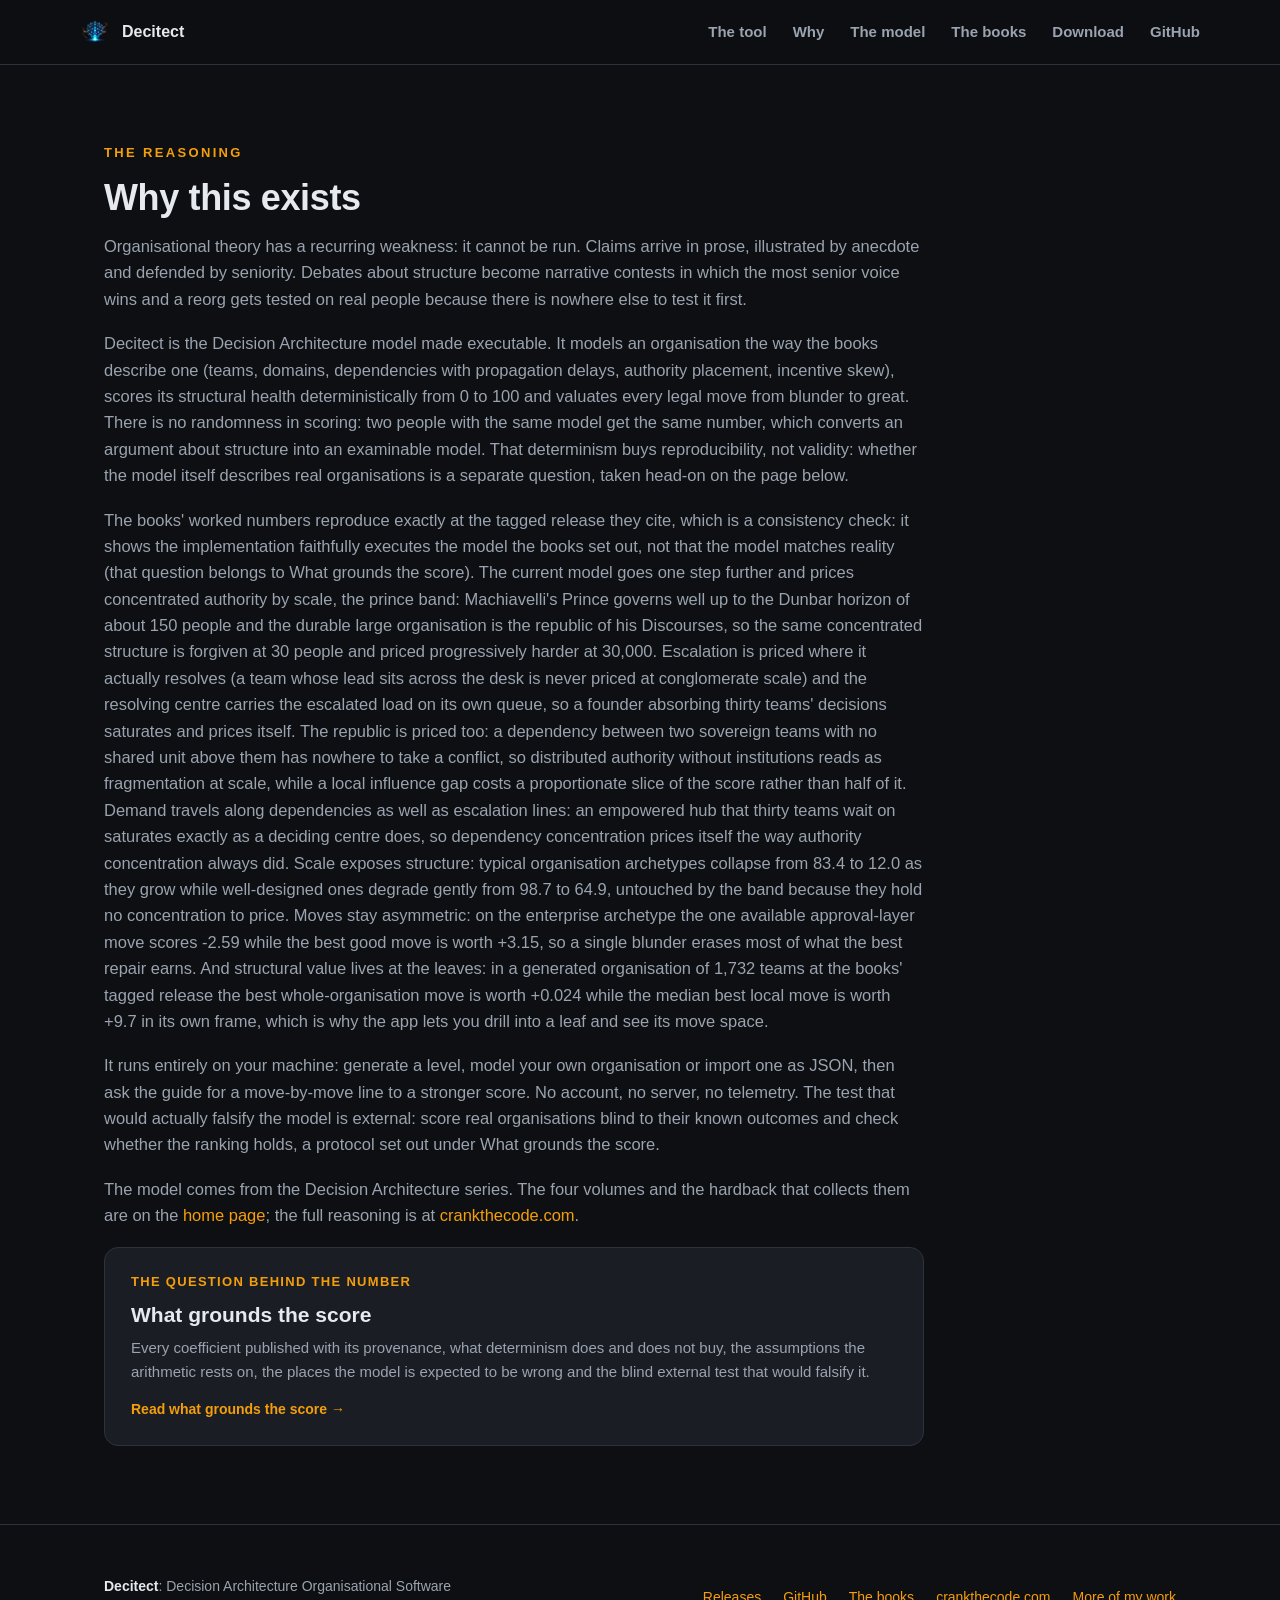
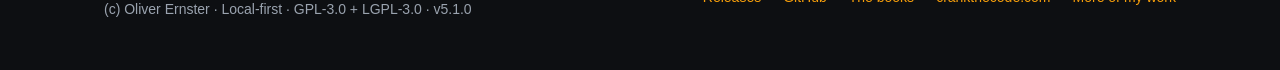
<file: docs/why.html>
<!DOCTYPE html>
<html lang="en">
<head>
<meta charset="utf-8">
<meta name="viewport" content="width=device-width, initial-scale=1">
<title>Why Decitect exists: organisational theory you can run</title>
<meta name="description" content="Organisational theory usually cannot be run. Decitect makes the Decision Architecture model executable and deterministic, built on a four-book series.">
<meta name="author" content="Oliver Ernster">
<meta name="robots" content="index, follow">
<meta name="theme-color" content="#0d0f12">
<link rel="canonical" href="https://decitect.com/why.html">
<meta property="og:locale" content="en_GB">
<meta property="og:type" content="website">
<meta property="og:site_name" content="Decitect">
<meta property="og:title" content="Why Decitect exists: organisational theory you can run">
<meta property="og:description" content="Organisational theory usually cannot be run. Decitect makes the Decision Architecture model executable and deterministic, built on a four-book series.">
<meta property="og:url" content="https://decitect.com/why.html">
<meta property="og:image" content="https://decitect.com/assets/books/hardback_cover.png">
<meta property="og:image:width" content="440">
<meta property="og:image:height" content="660">
<meta property="og:image:alt" content="The Decision Architecture series hardback cover">
<meta name="twitter:card" content="summary_large_image">
<meta name="twitter:title" content="Why Decitect exists: organisational theory you can run">
<meta name="twitter:description" content="Organisational theory usually cannot be run. Decitect makes the Decision Architecture model executable and deterministic, built on a four-book series.">
<meta name="twitter:image" content="https://decitect.com/assets/books/hardback_cover.png">
<meta name="twitter:image:alt" content="The Decision Architecture series hardback cover">
<link rel="icon" type="image/png" href="assets/decitect.png">
<link rel="apple-touch-icon" href="assets/apple-touch-icon.png">
<link rel="manifest" href="site.webmanifest">
<link rel="stylesheet" href="styles.css?v=d6adc8a072">
<script type="application/ld+json">{"@context": "https://schema.org", "@type": "BreadcrumbList", "itemListElement": [{"@type": "ListItem", "position": 1, "name": "Decitect", "item": "https://decitect.com/"}, {"@type": "ListItem", "position": 2, "name": "Why Decitect exists: organisational theory you can run", "item": "https://decitect.com/why.html"}]}</script>
<script>window.goatcounter = {path: function (p) { return location.host + p }}</script>
<script data-goatcounter="https://oernster.goatcounter.com/count" async src="https://gc.zgo.at/count.js"></script>
</head>
<body>
<header class="nav">
  <div class="container nav-inner">
    <a class="brand" href="./">
      <img width="256" height="256" src="assets/decitect.png" alt="Decitect icon">Decitect</a>
    <nav class="nav-links">
      <a href="tool.html">The tool</a>
      <a href="why.html">Why</a>
      <a href="model.html">The model</a>
      <a href="./#books">The books</a>
      <a href="download.html">Download</a>
      <a href="https://github.com/oernster/Decitect">GitHub</a>
    </nav>
  </div>
</header>
<main>
  <section id="exists">
    <div class="container prose">
      <div class="eyebrow">The reasoning</div>
      <h1 class="section-title">Why this exists</h1>
      <p>Organisational theory has a recurring weakness: it cannot be run. Claims arrive in prose,
        illustrated by anecdote and defended by seniority. Debates about structure become narrative
        contests in which the most senior voice wins and a reorg gets tested on real people because
        there is nowhere else to test it first.</p>
      <p>Decitect is the Decision Architecture model made executable. It models an organisation the
        way the books describe one (teams, domains, dependencies with propagation delays, authority
        placement, incentive skew), scores its structural health deterministically from 0 to 100 and
        valuates every legal move from blunder to great. There is no randomness in scoring: two
        people with the same model get the same number, which converts an argument about structure
        into an examinable model. That determinism buys reproducibility, not validity: whether the
        model itself describes real organisations is a separate question, taken head-on on the
        page below.</p>
      <p>The books' worked numbers reproduce exactly at the tagged release they cite, which is a
        consistency check: it shows the implementation faithfully executes the model the books set
        out, not that the model matches reality (that question belongs to What grounds the
        score). The current model goes one step further
        and prices concentrated authority by scale, the prince band: Machiavelli's Prince governs
        well up to the Dunbar horizon of about 150 people and the durable large organisation is
        the republic of his Discourses, so the same concentrated structure is forgiven at 30
        people and priced progressively harder at 30,000. Escalation is priced where it actually
        resolves (a team whose lead sits across the desk is never priced at conglomerate scale)
        and the resolving centre carries the escalated load on its own queue, so a founder
        absorbing thirty teams' decisions saturates and prices itself. The republic is priced
        too: a dependency between two sovereign teams with no shared unit above them has nowhere
        to take a conflict, so distributed authority without institutions reads as fragmentation
        at scale, while a local influence gap costs a proportionate slice of the score rather
        than half of it. Demand travels along dependencies as well as escalation lines: an
        empowered hub that thirty teams wait on saturates exactly as a deciding centre does,
        so dependency concentration prices itself the way authority concentration always did.
        Scale exposes structure: typical organisation archetypes collapse from
        83.4 to 12.0 as they grow while well-designed ones degrade gently from 98.7 to 64.9,
        untouched by the band because they hold no concentration to price. Moves stay asymmetric:
        on the enterprise archetype the one available approval-layer move scores -2.59 while the
        best good move is worth +3.15, so a single blunder erases most of what the best repair
        earns. And structural value lives at the leaves: in a generated organisation of 1,732
        teams at the books' tagged release the best whole-organisation move is worth +0.024 while
        the median best local move is worth +9.7 in its own frame, which is why the app lets you
        drill into a leaf and see its move space.</p>
      <p>It runs entirely on your machine: generate a level, model your own organisation or import
        one as JSON, then ask the guide for a move-by-move line to a stronger score. No account, no
        server, no telemetry. The test that would actually falsify the model is external: score
        real organisations blind to their known outcomes and check whether the ranking holds, a
        protocol set out under What grounds the score.</p>
      <p>The model comes from the Decision Architecture series. The four volumes and the
        hardback that collects them are on the <a href="./#books">home page</a>; the full
        reasoning is at <a href="https://www.crankthecode.com/books">crankthecode.com</a>.</p>
      <div class="panel card-link">
        <div class="kicker">The question behind the number</div>
        <h3>What grounds the score</h3>
        <p>Every coefficient published with its provenance, what determinism does and does not
          buy, the assumptions the arithmetic rests on, the places the model is expected to be
          wrong and the blind external test that would falsify it.</p>
        <a class="go stretched" href="model.html">Read what grounds the score &rarr;</a>
      </div>
    </div>
  </section>
</main>
<footer>
  <div class="container footer-inner">
    <div>
      <strong>Decitect</strong>: Decision Architecture Organisational Software<br>
      (c) Oliver Ernster · Local-first · GPL-3.0 + LGPL-3.0 · v<!--VERSION-->5.1.0<!--/VERSION-->
    </div>
    <div class="footer-links">
      <a href="https://github.com/oernster/Decitect/releases">Releases</a>
      <a href="https://github.com/oernster/Decitect">GitHub</a>
      <a href="https://www.crankthecode.com/books">The books</a>
      <a href="https://www.crankthecode.com/">crankthecode.com</a>
      <a href="https://ernster.dev">More of my work</a>
    </div>
  </div>
</footer>
<script>
    // The books moved to the home page; old links to them hop across.
    if (window.location.hash === '#books') { window.location.replace('./#books'); }
</script>
</body>
</html>
</file>
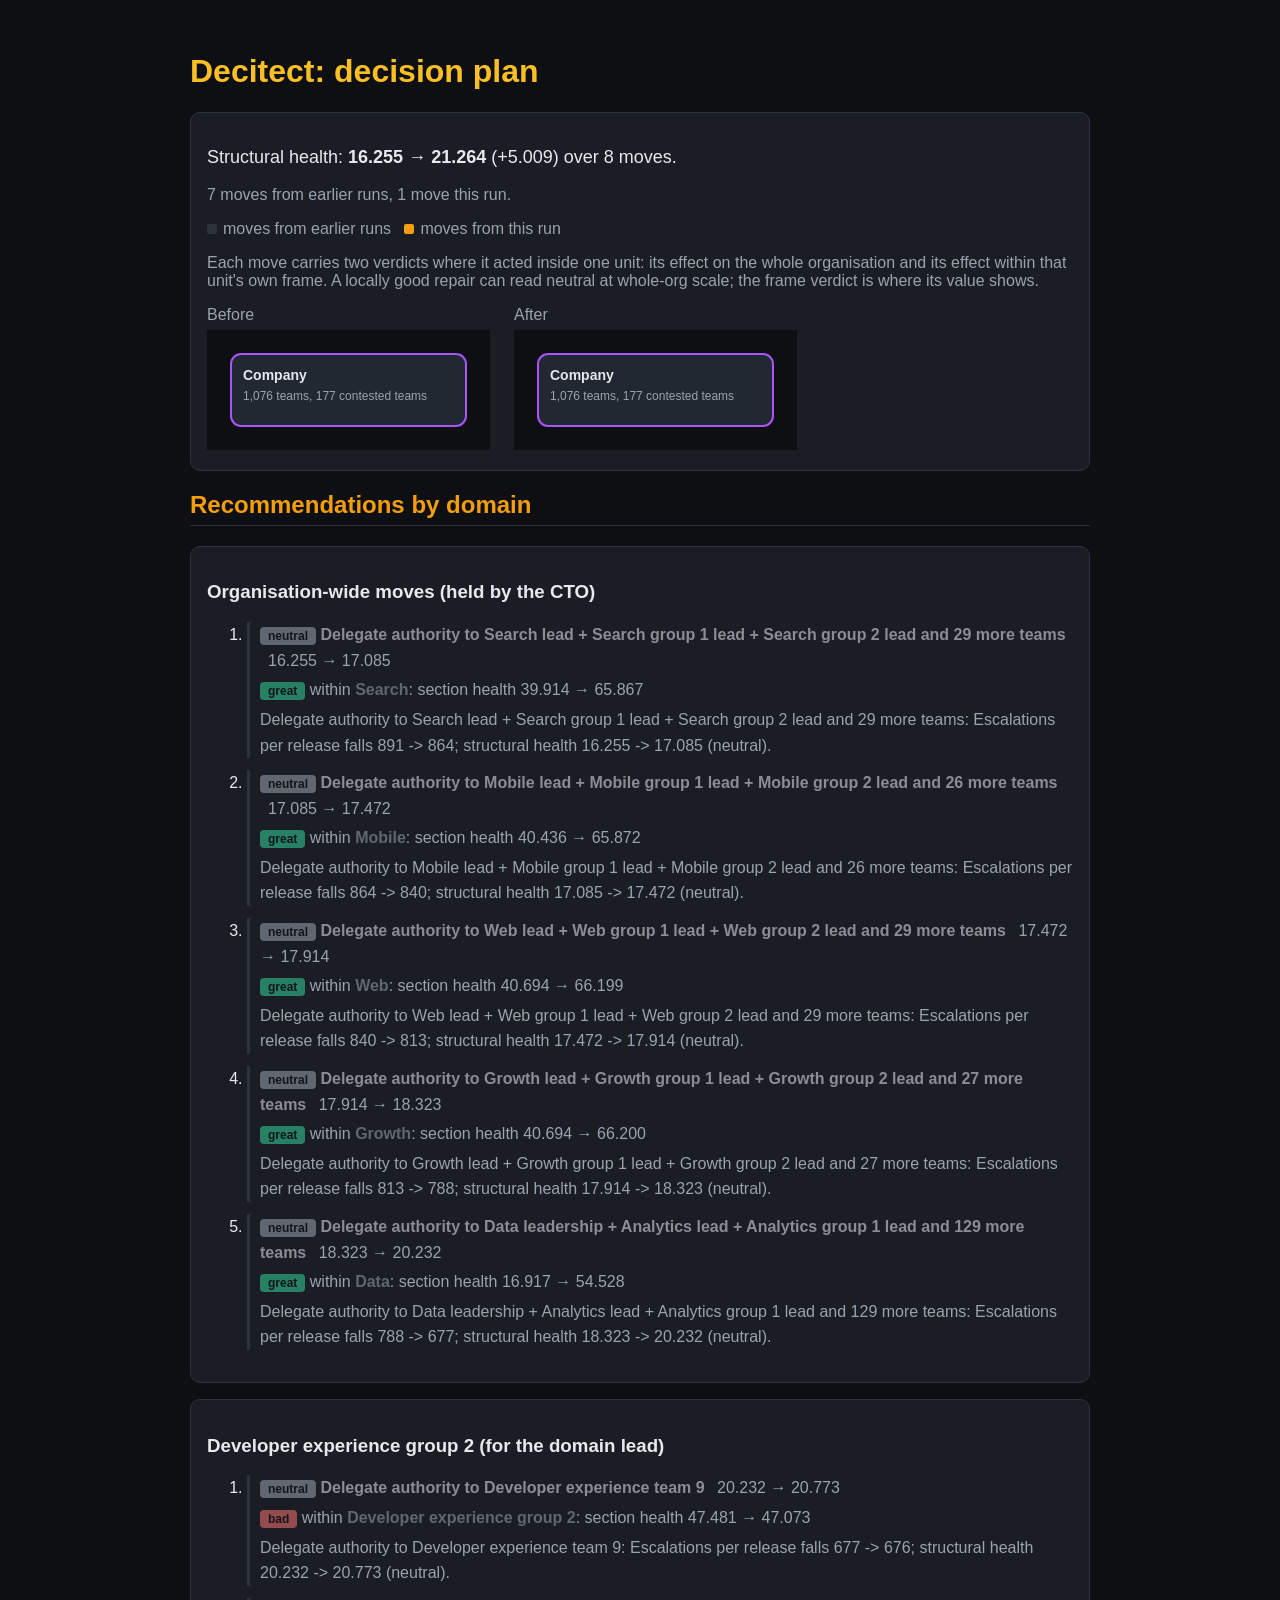
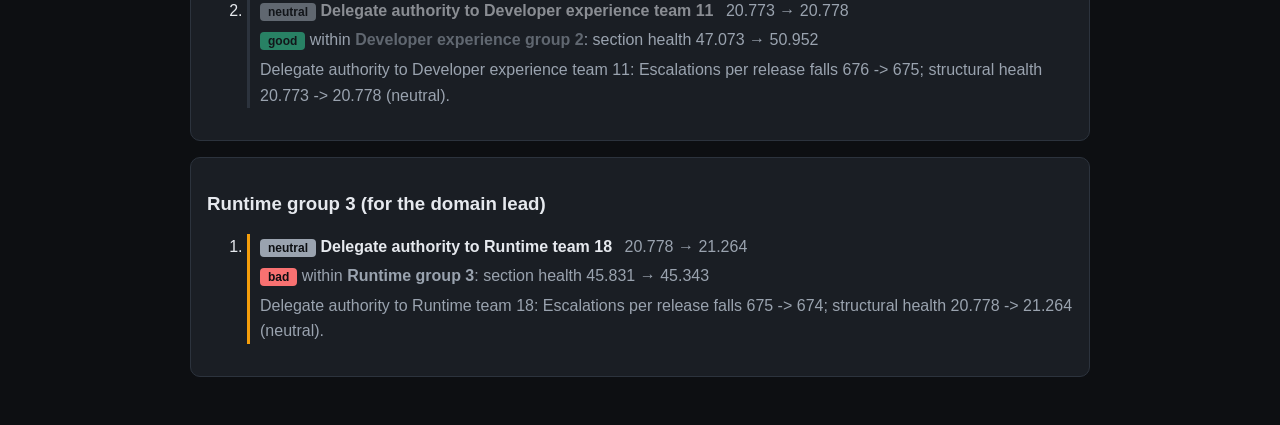
<file: docs/assets/html/decitect-presentation.html>
<!DOCTYPE html><html lang="en"><head><meta charset="utf-8"><title>Decitect plan</title><style>body{background:#0d0f12;color:#e6e9ee;font-family:Segoe UI,Arial,sans-serif;margin:0}.wrap{max-width:900px;margin:0 auto;padding:32px}h1{color:#fbbf24}h2{color:#f59e0b;border-bottom:1px solid #2c333d;padding-bottom:6px}.muted{color:#9aa3af}.card,.rec{background:#1a1e24;border:1px solid #2c333d;border-radius:10px;padding:16px;margin:16px 0}.maps{display:flex;gap:24px;flex-wrap:wrap}figure{margin:0}figcaption{color:#9aa3af;margin-bottom:6px}ol{line-height:1.6}li{margin-bottom:12px}.badge{border-radius:4px;padding:2px 8px;color:#0d0f12;font-weight:600;font-size:12px}.score{color:#9aa3af;margin-left:8px}.rationale{color:#9aa3af;margin-top:4px}.local{color:#9aa3af;margin-top:4px}.score-line{font-size:18px}li.historic{border-left:3px solid #2c333d;padding-left:10px}li.historic b,li.historic .badge{opacity:0.55}li.current{border-left:3px solid #f59e0b;padding-left:10px}.legend{color:#9aa3af}.legend .rail{display:inline-block;width:10px;height:10px;border-radius:2px;margin-right:6px}</style></head><body><div class="wrap"><h1>Decitect: decision plan</h1><div class="card"><p class="score-line">Structural health: <b>16.255</b> &rarr; <b>21.264</b> (+5.009) over 8 moves.</p><p class="muted">7 moves from earlier runs, 1 move this run.</p><p class="legend"><span class="rail" style="background:#2c333d"></span>moves from earlier runs&nbsp;&nbsp;&nbsp;<span class="rail" style="background:#f59e0b"></span>moves from this run</p><p class="muted">Each move carries two verdicts where it acted inside one unit: its effect on the whole organisation and its effect within that unit's own frame. A locally good repair can read neutral at whole-org scale; the frame verdict is where its value shows.</p><div class="maps"><figure><figcaption>Before</figcaption><svg xmlns="http://www.w3.org/2000/svg" width="283" height="120" viewBox="0 0 283 120" font-family="Segoe UI,Arial,sans-serif"><rect width="283" height="120" fill="#0d0f12"/><rect x="24" y="24" width="235" height="72" rx="10" fill="#222831" stroke="#a855f7" stroke-width="2"/><text x="36" y="50" fill="#e6e9ee" font-size="14" font-weight="bold">Company</text><text x="36" y="70" fill="#9aa3af" font-size="12">1,076 teams, 177 contested teams</text></svg></figure><figure><figcaption>After</figcaption><svg xmlns="http://www.w3.org/2000/svg" width="283" height="120" viewBox="0 0 283 120" font-family="Segoe UI,Arial,sans-serif"><rect width="283" height="120" fill="#0d0f12"/><rect x="24" y="24" width="235" height="72" rx="10" fill="#222831" stroke="#a855f7" stroke-width="2"/><text x="36" y="50" fill="#e6e9ee" font-size="14" font-weight="bold">Company</text><text x="36" y="70" fill="#9aa3af" font-size="12">1,076 teams, 177 contested teams</text></svg></figure></div></div><h2>Recommendations by domain</h2><section class="rec"><h3>Organisation-wide moves (held by the CTO)</h3><ol><li class="historic"><span class="badge" style="background:#9aa3af">neutral</span> <b>Delegate authority to Search lead + Search group 1 lead + Search group 2 lead and 29 more teams</b> <span class="score">16.255 &rarr; 17.085</span><div class="local"><span class="badge" style="background:#34d399">great</span> within <b>Search</b>: section health 39.914 &rarr; 65.867</div><div class="rationale">Delegate authority to Search lead + Search group 1 lead + Search group 2 lead and 29 more teams: Escalations per release falls 891 -&gt; 864; structural health 16.255 -&gt; 17.085 (neutral).</div></li><li class="historic"><span class="badge" style="background:#9aa3af">neutral</span> <b>Delegate authority to Mobile lead + Mobile group 1 lead + Mobile group 2 lead and 26 more teams</b> <span class="score">17.085 &rarr; 17.472</span><div class="local"><span class="badge" style="background:#34d399">great</span> within <b>Mobile</b>: section health 40.436 &rarr; 65.872</div><div class="rationale">Delegate authority to Mobile lead + Mobile group 1 lead + Mobile group 2 lead and 26 more teams: Escalations per release falls 864 -&gt; 840; structural health 17.085 -&gt; 17.472 (neutral).</div></li><li class="historic"><span class="badge" style="background:#9aa3af">neutral</span> <b>Delegate authority to Web lead + Web group 1 lead + Web group 2 lead and 29 more teams</b> <span class="score">17.472 &rarr; 17.914</span><div class="local"><span class="badge" style="background:#34d399">great</span> within <b>Web</b>: section health 40.694 &rarr; 66.199</div><div class="rationale">Delegate authority to Web lead + Web group 1 lead + Web group 2 lead and 29 more teams: Escalations per release falls 840 -&gt; 813; structural health 17.472 -&gt; 17.914 (neutral).</div></li><li class="historic"><span class="badge" style="background:#9aa3af">neutral</span> <b>Delegate authority to Growth lead + Growth group 1 lead + Growth group 2 lead and 27 more teams</b> <span class="score">17.914 &rarr; 18.323</span><div class="local"><span class="badge" style="background:#34d399">great</span> within <b>Growth</b>: section health 40.694 &rarr; 66.200</div><div class="rationale">Delegate authority to Growth lead + Growth group 1 lead + Growth group 2 lead and 27 more teams: Escalations per release falls 813 -&gt; 788; structural health 17.914 -&gt; 18.323 (neutral).</div></li><li class="historic"><span class="badge" style="background:#9aa3af">neutral</span> <b>Delegate authority to Data leadership + Analytics lead + Analytics group 1 lead and 129 more teams</b> <span class="score">18.323 &rarr; 20.232</span><div class="local"><span class="badge" style="background:#34d399">great</span> within <b>Data</b>: section health 16.917 &rarr; 54.528</div><div class="rationale">Delegate authority to Data leadership + Analytics lead + Analytics group 1 lead and 129 more teams: Escalations per release falls 788 -&gt; 677; structural health 18.323 -&gt; 20.232 (neutral).</div></li></ol></section><section class="rec"><h3>Developer experience group 2 (for the domain lead)</h3><ol><li class="historic"><span class="badge" style="background:#9aa3af">neutral</span> <b>Delegate authority to Developer experience team 9</b> <span class="score">20.232 &rarr; 20.773</span><div class="local"><span class="badge" style="background:#f87171">bad</span> within <b>Developer experience group 2</b>: section health 47.481 &rarr; 47.073</div><div class="rationale">Delegate authority to Developer experience team 9: Escalations per release falls 677 -&gt; 676; structural health 20.232 -&gt; 20.773 (neutral).</div></li><li class="historic"><span class="badge" style="background:#9aa3af">neutral</span> <b>Delegate authority to Developer experience team 11</b> <span class="score">20.773 &rarr; 20.778</span><div class="local"><span class="badge" style="background:#34d399">good</span> within <b>Developer experience group 2</b>: section health 47.073 &rarr; 50.952</div><div class="rationale">Delegate authority to Developer experience team 11: Escalations per release falls 676 -&gt; 675; structural health 20.773 -&gt; 20.778 (neutral).</div></li></ol></section><section class="rec"><h3>Runtime group 3 (for the domain lead)</h3><ol><li class="current"><span class="badge" style="background:#9aa3af">neutral</span> <b>Delegate authority to Runtime team 18</b> <span class="score">20.778 &rarr; 21.264</span><div class="local"><span class="badge" style="background:#f87171">bad</span> within <b>Runtime group 3</b>: section health 45.831 &rarr; 45.343</div><div class="rationale">Delegate authority to Runtime team 18: Escalations per release falls 675 -&gt; 674; structural health 20.778 -&gt; 21.264 (neutral).</div></li></ol></section></div></body></html>
</file>
<file: docs/styles.css>
/* Decitect GitHub Pages site. Dark, amber-accented, matching the app theme. */
:root {
  --bg: #0d0f12;
  --surface: #1a1e24;
  --raised: #222831;
  --border: #2c333d;
  --text: #e6e9ee;
  --muted: #9aa3af;
  --accent: #f59e0b;
  --accent-bright: #fbbf24;
  --maxw: 1120px;
  --radius: 14px;
  --font: -apple-system, BlinkMacSystemFont, "Segoe UI", Roboto, Inter,
    "Helvetica Neue", Arial, sans-serif;
}
* { box-sizing: border-box; }
html { scroll-behavior: smooth; }
body {
  margin: 0;
  background: var(--bg);
  color: var(--text);
  font-family: var(--font);
  line-height: 1.6;
  -webkit-font-smoothing: antialiased;
}
a { color: var(--accent); text-decoration: none; }
a:hover { color: var(--accent-bright); }
h1, h2, h3, h4 { line-height: 1.2; }
.container { max-width: var(--maxw); margin: 0 auto; padding: 0 24px; }

header.nav {
  position: sticky;
  top: 0;
  z-index: 10;
  background: rgba(13, 15, 18, 0.82);
  backdrop-filter: blur(10px);
  border-bottom: 1px solid var(--border);
}
/* The header wraps rather than overflowing. A fixed height with a no-wrap
   link row pushed the page 2px wider than a narrow viewport, so every page
   scrolled sideways; a minimum height with wrapping keeps the usual single
   64px row while letting a cramped viewport take a second one. */
.nav-inner {
  display: flex;
  align-items: center;
  justify-content: space-between;
  flex-wrap: wrap;
  row-gap: 8px;
  min-height: 64px;
  padding: 8px 0;
}
.brand {
  display: flex;
  align-items: center;
  gap: 12px;
  font-weight: 700;
  color: var(--text);
}
.brand img { width: 30px; height: 30px; }
.nav-links {
  display: flex;
  gap: 26px;
  align-items: center;
  flex-wrap: wrap;
  justify-content: flex-end;
  row-gap: 6px;
}
.nav-links a { color: var(--muted); font-weight: 600; font-size: 15px; }
.nav-links a:hover { color: var(--accent-bright); }

.hero {
  position: relative;
  text-align: center;
  padding: 104px 0 80px;
  overflow: hidden;
}
.hero::before {
  content: "";
  position: absolute;
  inset: 0;
  background: radial-gradient(
    58% 50% at 50% 0,
    rgba(245, 158, 11, 0.18),
    transparent 70%
  );
  pointer-events: none;
}
.hero .logo {
  width: 112px;
  height: 112px;
  margin-bottom: 22px;
  filter: drop-shadow(0 10px 34px rgba(245, 158, 11, 0.28));
}
.hero h1 {
  font-size: clamp(42px, 7vw, 70px);
  margin: 0;
  letter-spacing: -0.02em;
}
.tagline {
  color: var(--accent);
  font-weight: 700;
  letter-spacing: 0.2em;
  text-transform: uppercase;
  font-size: 13px;
  margin-top: 10px;
}
.lede {
  max-width: 640px;
  margin: 26px auto 0;
  color: var(--muted);
  font-size: 19px;
}
.cta {
  display: flex;
  gap: 14px;
  justify-content: center;
  margin-top: 34px;
  flex-wrap: wrap;
}
.btn {
  display: inline-block;
  padding: 13px 26px;
  border-radius: 10px;
  font-weight: 700;
  border: 2px solid transparent;
  transition: 0.15s ease;
}
.btn-primary { background: var(--accent); color: #0d0f12; }
.btn-primary:hover { background: var(--accent-bright); color: #0d0f12; }
.btn-ghost { border-color: var(--border); color: var(--text); }
.btn-ghost:hover { border-color: var(--accent); color: var(--accent-bright); }
/* The donate button carries artwork before its label. The mark is sized in em
   against the button's own type; at one line box the artwork could not be read,
   so it takes 2.7em and the button is deliberately taller than a text-only one. */
.btn-donate { display: inline-flex; align-items: center; gap: 10px; }
.btn-donate img { display: block; height: 2.7em; width: auto; }
.badges {
  margin-top: 24px;
  color: var(--muted);
  font-size: 13px;
  letter-spacing: 0.06em;
}
.badges span { margin: 0 10px; }
.release-note { margin-top: 16px; color: var(--muted); font-size: 14px; }

section { padding: 78px 0; }
section.alt {
  background: linear-gradient(180deg, rgba(26, 30, 36, 0.5), transparent);
}
.eyebrow {
  color: var(--accent);
  font-weight: 700;
  letter-spacing: 0.18em;
  text-transform: uppercase;
  font-size: 13px;
  margin-bottom: 12px;
}
.section-title {
  font-size: clamp(28px, 4vw, 36px);
  margin: 0 0 14px;
  letter-spacing: -0.01em;
}
.section-sub {
  color: var(--muted);
  margin: 0 0 42px;
  max-width: none;
  font-size: 17px;
}

.features {
  display: grid;
  grid-template-columns: repeat(auto-fit, minmax(240px, 1fr));
  gap: 18px;
}
.feature {
  background: var(--surface);
  border: 1px solid var(--border);
  border-radius: var(--radius);
  padding: 26px;
}
.feature .fnum {
  color: var(--accent);
  font-weight: 700;
  font-size: 13px;
  letter-spacing: 0.1em;
}
.feature h3 { margin: 12px 0 8px; font-size: 18px; }
.feature p { margin: 0; color: var(--muted); font-size: 15px; }
/* A card holding several paragraphs shows the break between them. */
.feature p + p { margin-top: 12px; }
/* The button that leads from a hub's gateway card to its own page sits at the
   card's foot, so the buttons line up whatever the length above them. */
.gateways .feature { display: flex; flex-direction: column; }
.gateways .feat-cta { margin-top: auto; padding-top: 20px; }

/* Where a detail page sits: its hub, then itself. The section after it gives
   up most of its top padding, since the trail already opens the page. */
.crumb {
  padding-top: 40px;
  font-size: 14px;
  color: var(--muted);
}
.crumb + section { padding-top: 32px; }

/* The way on from the foot of a detail page: back to its hub, then its
   siblings. */
.onward { padding-top: 0; }
.onward-links {
  display: flex;
  flex-wrap: wrap;
  gap: 14px;
  justify-content: center;
  margin: 0;
}

.shots { display: grid; gap: 44px; }
.shot figure { margin: 0; }
.frame {
  background: var(--raised);
  border: 1px solid var(--border);
  border-radius: var(--radius);
  overflow: hidden;
  box-shadow: 0 28px 64px rgba(0, 0, 0, 0.5);
}
.frame .bar {
  display: flex;
  gap: 7px;
  padding: 12px 15px;
  border-bottom: 1px solid var(--border);
  background: var(--surface);
}
.frame .bar i {
  width: 11px;
  height: 11px;
  border-radius: 50%;
  background: var(--border);
}
.frame img { display: block; width: 100%; height: auto; }
.shot figcaption {
  color: var(--muted);
  margin-top: 16px;
  font-size: 15px;
  max-width: 760px;
}
.shot figcaption b { color: var(--text); }

/* Long-form prose (the Why this exists section). */
.prose p {
  color: var(--muted);
  font-size: 16.5px;
  max-width: 820px;
  margin: 0 0 18px;
}
.prose p:last-child { margin-bottom: 0; }

.books-intro {
  color: var(--muted);
  max-width: none;
  font-size: 17px;
  margin-bottom: 38px;
}
.featured {
  display: grid;
  grid-template-columns: auto 1fr;
  gap: 30px;
  align-items: center;
  background: linear-gradient(180deg, var(--surface), rgba(34, 40, 49, 0.35));
  border: 1px solid var(--border);
  border-radius: var(--radius);
  padding: 30px;
  margin-bottom: 34px;
}
.featured img {
  width: 188px;
  height: auto;
  border-radius: 6px;
  box-shadow: 0 16px 40px rgba(0, 0, 0, 0.55);
}
.featured .kicker {
  color: var(--accent);
  font-weight: 700;
  text-transform: uppercase;
  letter-spacing: 0.14em;
  font-size: 12px;
}
.featured .meta h3 { margin: 8px 0; font-size: 26px; }
.featured .meta p { color: var(--muted); margin: 0 0 18px; font-size: 16px; }

.series {
  display: grid;
  grid-template-columns: repeat(auto-fit, minmax(212px, 1fr));
  gap: 20px;
}
.book {
  background: var(--surface);
  border: 1px solid var(--border);
  border-radius: var(--radius);
  padding: 22px;
  text-align: center;
  display: flex;
  flex-direction: column;
  align-items: center;
}
.book img {
  width: 132px;
  height: auto;
  border-radius: 5px;
  box-shadow: 0 12px 28px rgba(0, 0, 0, 0.5);
  margin-bottom: 18px;
}
.book h4 { margin: 0 0 8px; font-size: 16px; }
.book p { color: var(--muted); font-size: 14px; margin: 0 0 16px; flex: 1; }
.book .buy { font-weight: 700; font-size: 14px; }

.dl-version {
  display: inline-block;
  margin-top: 4px;
  font-size: 14px;
  color: var(--accent-bright);
  border: 1px solid var(--border);
  border-radius: 999px;
  padding: 4px 14px;
}
.downloads {
  display: grid;
  grid-template-columns: repeat(auto-fit, minmax(260px, 1fr));
  gap: 16px;
  margin-top: 28px;
}
.dl-card {
  background: var(--surface);
  border: 1px solid var(--border);
  border-radius: var(--radius);
  padding: 24px 20px;
  text-align: center;
  display: flex;
  flex-direction: column;
  gap: 6px;
}
.dl-card .ico { font-size: 30px; }
.dl-card h3 { margin: 4px 0 0; font-size: 18px; }
.dl-card .req { color: var(--muted); font-size: 13px; margin: 0; }
.dl-card .btn { margin: 14px auto 4px; }
.dl-card .meta {
  color: var(--muted);
  font-size: 12.5px;
  min-height: 1.2em;
  margin: 0;
}
.dl-card .how { color: var(--muted); font-size: 13px; margin: 8px 0 0; }
.dl-card code {
  background: var(--bg);
  border: 1px solid var(--border);
  border-radius: 6px;
  padding: 1px 6px;
  font-size: 12px;
  color: var(--text);
}
.dl-links {
  text-align: center;
  color: var(--muted);
  font-size: 14px;
  margin: 18px 0 0;
}

footer {
  border-top: 1px solid var(--border);
  padding: 50px 0;
  color: var(--muted);
  font-size: 14px;
}
.footer-inner {
  display: flex;
  justify-content: space-between;
  gap: 24px;
  flex-wrap: wrap;
  align-items: center;
}
.footer-inner strong { color: var(--text); }
.footer-links { display: flex; gap: 22px; flex-wrap: wrap; }

/* Long-form lists in prose (the model page's assumptions and limits). */
.prose ol,
.prose ul {
  color: var(--muted);
  font-size: 16.5px;
  max-width: 820px;
  margin: 0 0 18px;
  padding-left: 24px;
}
.prose li { margin-bottom: 12px; }
.prose li b { color: var(--text); }

/* Group headings inside the vocabulary section (the tool page). */
.vocab-heading {
  color: var(--accent-bright);
  font-size: 15px;
  letter-spacing: 0.08em;
  text-transform: uppercase;
  margin: 30px 0 14px;
}
.prose code {
  background: var(--bg);
  border: 1px solid var(--border);
  border-radius: 6px;
  padding: 1px 6px;
  font-size: 14px;
  color: var(--text);
}

/* The provenance and sensitivity tables (the model page). */
.table-scroll { overflow-x: auto; margin: 0 0 18px; }
.weights {
  width: 100%;
  max-width: 1020px;
  border-collapse: collapse;
  font-size: 14.5px;
  background: var(--surface);
  border: 1px solid var(--border);
  border-radius: var(--radius);
}
.weights th {
  text-align: left;
  color: var(--accent);
  font-size: 12.5px;
  text-transform: uppercase;
  letter-spacing: 0.08em;
  padding: 12px 14px;
  border-bottom: 1px solid var(--border);
}
.weights td {
  color: var(--muted);
  padding: 12px 14px;
  border-bottom: 1px solid var(--border);
  vertical-align: top;
}
.weights tr:last-child td { border-bottom: 0; }
.weights td i { color: var(--text); font-style: italic; }

/* Unshippable placeholder: loud on purpose, so a TODO never slips out quietly.
   The doubled selector outranks the .prose p width cap so it aligns with the
   tables rather than the narrower prose column. */
.todo,
.prose .todo {
  border: 2px dashed var(--accent);
  border-radius: 8px;
  background: rgba(245, 158, 11, 0.08);
  color: var(--accent-bright);
  font-family: ui-monospace, "Cascadia Mono", Consolas, Menlo, monospace;
  font-size: 14px;
  padding: 12px 16px;
  max-width: 1020px;
}

/* Clickable cards, site policy. A card that leads somewhere is clickable
   across its whole surface and highlights on hover, so the affordance is the
   pane itself rather than a small hyperlink buried inside it. The card keeps
   exactly one real anchor and that anchor's ::after covers the card, so the
   markup stays valid (no nested links) and assistive technology still
   announces the link's own text. Cards whose affordance is already an obvious
   button (the download cards) are deliberately left alone, since an overlay
   there would also block selecting the install command. */
.card-link {
  position: relative;
  transition: border-color 0.15s ease, background 0.15s ease,
    transform 0.15s ease;
}
.card-link:hover,
.card-link:focus-within {
  border-color: var(--accent);
  background: var(--raised);
  transform: translateY(-2px);
}
.card-link:hover h3,
.card-link:hover h4,
.card-link:focus-within h3,
.card-link:focus-within h4 { color: var(--accent-bright); }
.card-link .stretched::after {
  content: "";
  position: absolute;
  inset: 0;
  border-radius: var(--radius);
}

/* A standing panel pointing at another page. Used where a prose page would
   otherwise repeat the same inline link several times: the destination is
   named once, as a surface rather than as scattered hyperlinks. Aligned to
   the prose column width so it sits under the paragraphs it follows. */
.panel {
  background: var(--surface);
  border: 1px solid var(--border);
  border-radius: var(--radius);
  padding: 24px 26px;
  max-width: 820px;
  margin: 4px 0 0;
}
.panel .kicker {
  color: var(--accent);
  font-weight: 700;
  font-size: 13px;
  letter-spacing: 0.1em;
  text-transform: uppercase;
}
.panel h3 { margin: 10px 0 8px; font-size: 21px; }
.panel p { margin: 0; color: var(--muted); font-size: 15px; max-width: none; }
.panel .go {
  display: inline-block;
  margin-top: 14px;
  font-weight: 700;
  font-size: 14px;
}

/* Keyboard focus stays visible site-wide. */
a:focus-visible,
.btn:focus-visible {
  outline: 2px solid var(--accent);
  outline-offset: 2px;
  border-radius: 4px;
}

@media (prefers-reduced-motion: reduce) {
  html { scroll-behavior: auto; }
  .btn { transition: none; }
  .card-link { transition: none; }
  .card-link:hover,
  .card-link:focus-within { transform: none; }
}

@media (max-width: 640px) {
  .featured {
    grid-template-columns: 1fr;
    text-align: center;
    justify-items: center;
  }
  .nav-links { gap: 16px; }
  .nav-links a:nth-child(1),
  .nav-links a:nth-child(2) { display: none; }
}
</file>
